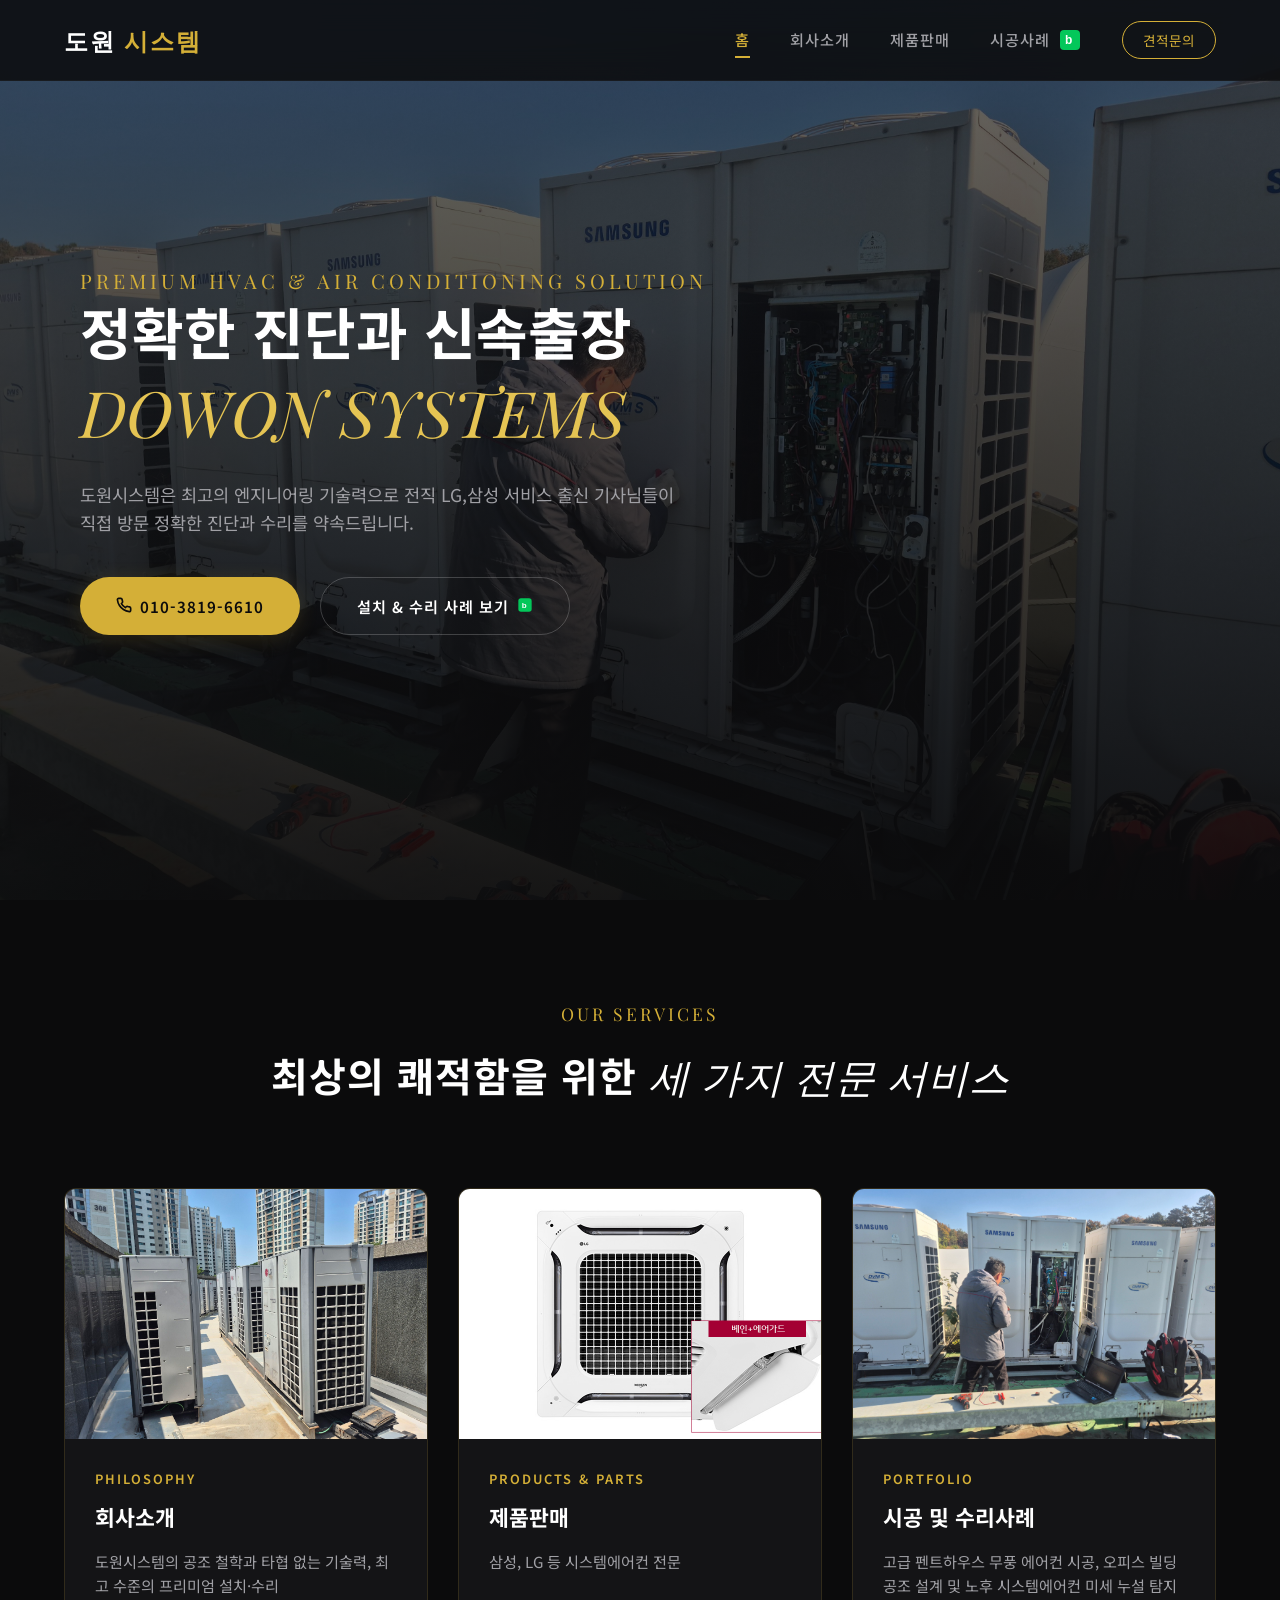
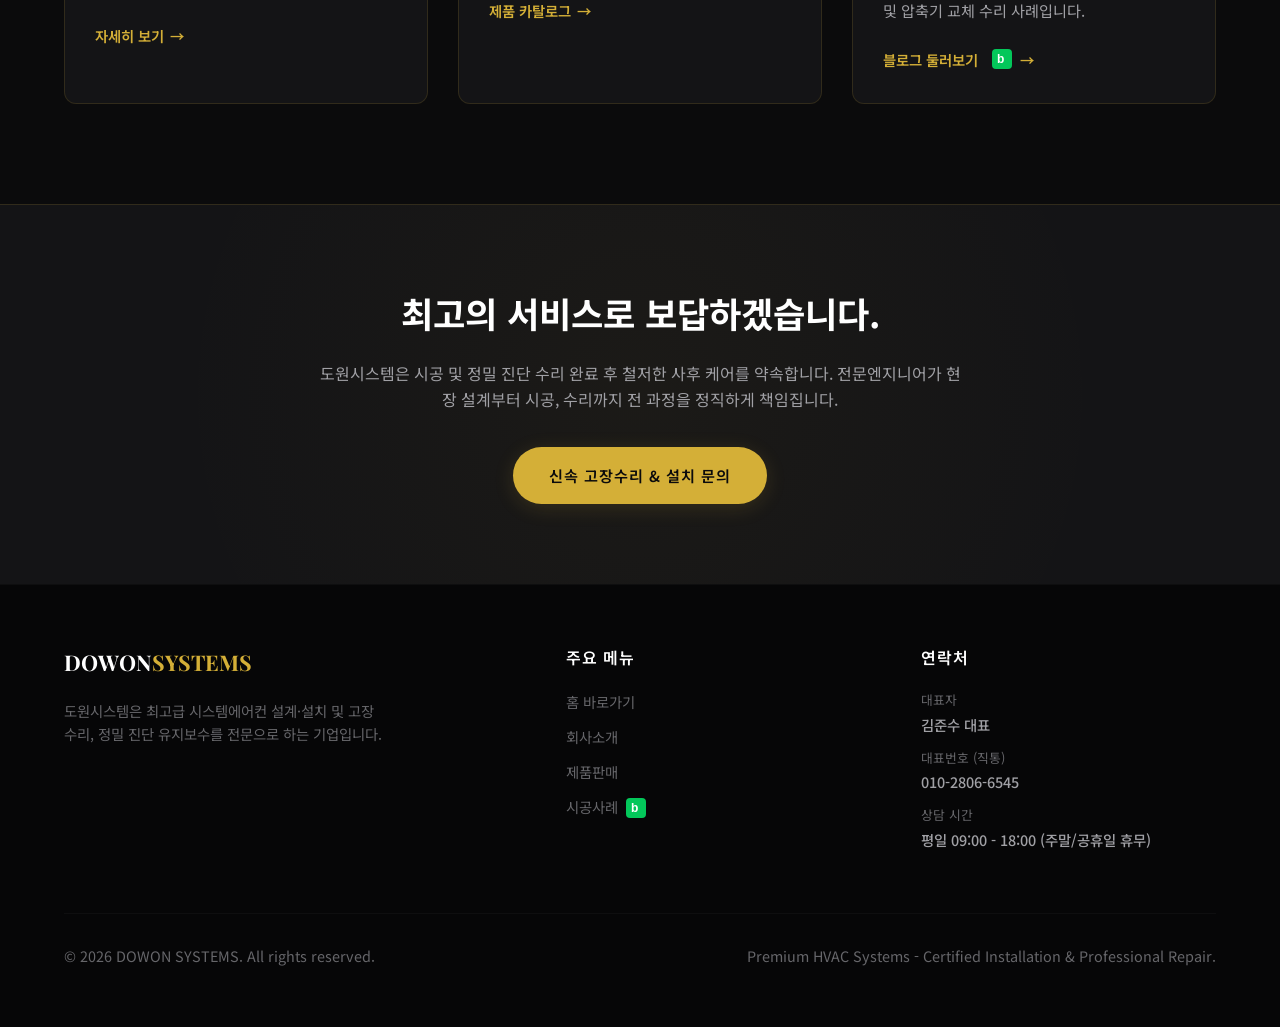
<file: index.html>
<!DOCTYPE html>
<html lang="ko">
<head>
  <meta charset="UTF-8">
  <meta name="viewport" content="width=device-width, initial-scale=1.0">
  <title>도원시스템 | 시스템에어컨 설치 수리 전문</title>
  <meta name="description" content="수도권 신속방문, 정밀 수리, 세척 및 유지보수 전문 도원시스템.">
  <link rel="stylesheet" href="style.css">
</head>
<body>

  <!-- 프리미엄 헤더 영역 -->
  <header>
    <div class="container header-container">
      <a href="index.html" class="logo" id="header_logo">도원<span>시스템</span></a>
      
      <button class="menu-toggle" aria-label="메뉴 열기" id="menu_toggle_btn">
        <span></span>
        <span></span>
        <span></span>
      </button>

      <ul class="nav-menu">
        <li><a href="index.html" class="nav-link active" id="nav_home">홈</a></li>
        <li><a href="about.html" class="nav-link" id="nav_about">회사소개</a></li>
        <li><a href="products.html" class="nav-link" id="nav_products">제품판매</a></li>
        <li><a href="https://blog.naver.com/junyplz" target="_blank" class="nav-link" id="nav_cases">시공사례<svg viewBox="0 0 24 24" width="24" height="24" style="fill: #03C75A; vertical-align: middle; margin-left: 8px; display: inline-block; position: relative; top: -1px;"><rect x="2" y="2" width="20" height="20" rx="4" fill="#03C75A"/><text x="7" y="16" font-family="'Arial', sans-serif" font-weight="bold" font-size="12" fill="#FFFFFF">b</text></svg></a></li>
        <li><a href="about.html#contact" class="contact-btn-nav" id="nav_contact">견적문의</a></li>
      </ul>
    </div>
  </header>

  <!-- 메인 히어로 섹션 -->
  <section class="hero">
    <div class="hero-bg-wrapper">
      <img src="images/히어로.JPG" alt="도원시스템 프리미엄 수리,설치 서비스" class="hero-bg">
    </div>
    <div class="container">
      <div class="hero-content">
        <span class="hero-subtitle">Premium HVAC & Air Conditioning Solution</span>
        <h1 class="hero-title">
          정확한 진단과 신속출장 
          <span>DOWON SYSTEMS</span>
        </h1>
        <p class="hero-desc">
          도원시스템은 최고의 엔지니어링 기술력으로 전직 LG,삼성 서비스 출신 기사님들이 직접 방문 정확한 진단과 수리를 약속드립니다.
        </p>
        <div class="hero-actions">
          <a href="tel:010-3819-6610" class="btn btn-primary" id="hero_btn_products"><svg viewBox="0 0 24 24" width="16" height="16" fill="none" stroke="currentColor" stroke-width="2.5" stroke-linecap="round" stroke-linejoin="round" style="vertical-align: middle; margin-right: 8px; display: inline-block; position: relative; top: -1px;"><path d="M22 16.92v3a2 2 0 0 1-2.18 2 19.79 19.79 0 0 1-8.63-3.07 19.5 19.5 0 0 1-6-6 19.79 19.79 0 0 1-3.07-8.67A2 2 0 0 1 4.11 2h3a2 2 0 0 1 2 1.72 12.84 12.84 0 0 0 .7 2.81 2 2 0 0 1-.45 2.11L8.09 9.91a16 16 0 0 0 6 6l1.27-1.27a2 2 0 0 1 2.11-.45 12.84 12.84 0 0 0 2.81.7A2 2 0 0 1 22 16.92z"/></svg><span class="hero-btn-text">010-3819-6610</span></a>
          <a href="https://blog.naver.com/junyplz" target="_blank" class="btn btn-outline" id="hero_btn_cases"><span class="hero-btn-text">설치 &amp; 수리 사례 보기</span><svg viewBox="0 0 24 24" width="16" height="16" style="fill: #03C75A; vertical-align: middle; margin-left: 8px; display: inline-block; position: relative; top: -1px;"><rect x="2" y="2" width="20" height="20" rx="4" fill="#03C75A"></rect><text x="7" y="16" font-family="'Arial', sans-serif" font-weight="bold" font-size="12" fill="#FFFFFF">b</text></svg></a>
        </div>
      </div>
      <div class="hero-contact-box">
        <span class="contact-box-title">신속출장 &amp; 무료상담 문의</span>
        <div class="hero-phone-numbers">
          <a href="tel:010-3819-6610" class="hero-phone-item">
            <div class="phone-item-inner">
              <div class="phone-icon-box">
                <svg viewBox="0 0 24 24" width="20" height="20" fill="none" stroke="currentColor" stroke-width="2" stroke-linecap="round" stroke-linejoin="round" class="phone-svg"><path d="M22 16.92v3a2 2 0 0 1-2.18 2 19.79 19.79 0 0 1-8.63-3.07 19.5 19.5 0 0 1-6-6 19.79 19.79 0 0 1-3.07-8.67A2 2 0 0 1 4.11 2h3a2 2 0 0 1 2 1.72 12.84 12.84 0 0 0 .7 2.81 2 2 0 0 1-.45 2.11L8.09 9.91a16 16 0 0 0 6 6l1.27-1.27a2 2 0 0 1 2.11-.45 12.84 12.84 0 0 0 2.81.7A2 2 0 0 1 22 16.92z"/></svg>
              </div>
              <div class="phone-text-box">
                <span class="phone-label">대표번호 1</span>
                <span class="phone-number">010-3819-6610</span>
              </div>
            </div>
          </a>
          <a href="tel:010-2806-6545" class="hero-phone-item">
            <div class="phone-item-inner">
              <div class="phone-icon-box">
                <svg viewBox="0 0 24 24" width="20" height="20" fill="none" stroke="currentColor" stroke-width="2" stroke-linecap="round" stroke-linejoin="round" class="phone-svg"><path d="M22 16.92v3a2 2 0 0 1-2.18 2 19.79 19.79 0 0 1-8.63-3.07 19.5 19.5 0 0 1-6-6 19.79 19.79 0 0 1-3.07-8.67A2 2 0 0 1 4.11 2h3a2 2 0 0 1 2 1.72 12.84 12.84 0 0 0 .7 2.81 2 2 0 0 1-.45 2.11L8.09 9.91a16 16 0 0 0 6 6l1.27-1.27a2 2 0 0 1 2.11-.45 12.84 12.84 0 0 0 2.81.7A2 2 0 0 1 22 16.92z"/></svg>
              </div>
              <div class="phone-text-box">
                <span class="phone-label">대표번호 2</span>
                <span class="phone-number">010-2806-6545</span>
              </div>
            </div>
          </a>
        </div>
      </div>
    </div>
  </section>

  <!-- 핵심 가치 및 쇼케이스 허브 섹션 -->
  <section class="section-padding">
    <div class="container">
      <div class="section-header fade-in">
        <span class="section-subtitle">Our Services</span>
        <h2 class="section-title">최상의 쾌적함을 위한 <span>세 가지 전문 서비스</span></h2>
      </div>

      <div class="showcase-grid">
        
        <!-- 카드 1: 회사소개 이동 -->
        <div class="showcase-card fade-in">
          <div class="showcase-img-box">
            <img src="images/회사소개.jpeg" alt="도원시스템 소개 대표 이미지" class="showcase-img">
          </div>
          <div class="showcase-info">
            <span class="showcase-tag">Philosophy</span>
            <h3 class="showcase-h3">회사소개</h3>
            <p class="showcase-desc">도원시스템의 공조 철학과 타협 없는 기술력, 최고 수준의 프리미엄 설치·수리</p>
            <a href="about.html" class="showcase-link" id="showcase_link_about">자세히 보기</a>
          </div>
        </div>

        <!-- 카드 2: 제품판매 이동 -->
        <div class="showcase-card fade-in">
          <div class="showcase-img-box">
            <img src="images/lg1.jpg" alt="최신 프리미엄 시스템에어컨 이미지" class="showcase-img">
          </div>
          <div class="showcase-info">
            <span class="showcase-tag">Products &amp; Parts</span>
            <h3 class="showcase-h3">제품판매</h3>
            <p class="showcase-desc">삼성, LG 등 시스템에어컨 전문</p>
            <a href="products.html" class="showcase-link" id="showcase_link_products">제품 카탈로그</a>
          </div>
        </div>

        <!-- 카드 3: 시공사례 이동 -->
        <div class="showcase-card fade-in">
          <div class="showcase-img-box">
            <img src="images/시공사례.JPG" alt="시스템에어컨 시공 완료 사진" class="showcase-img">
          </div>
          <div class="showcase-info">
            <span class="showcase-tag">Portfolio</span>
            <h3 class="showcase-h3">시공 및 수리사례</h3>
            <p class="showcase-desc">고급 펜트하우스 무풍 에어컨 시공, 오피스 빌딩 공조 설계 및 노후 시스템에어컨 미세 누설 탐지 및 압축기 교체 수리 사례입니다.</p>
            <a href="https://blog.naver.com/junyplz" target="_blank" class="showcase-link" id="showcase_link_cases">블로그 둘러보기<svg viewBox="0 0 24 24" width="24" height="24" style="fill: #03C75A; vertical-align: middle; margin-left: 6px; display: inline-block; position: relative; top: -1px;"><rect x="2" y="2" width="20" height="20" rx="4" fill="#03C75A"/><text x="7" y="16" font-family="'Arial', sans-serif" font-weight="bold" font-size="12" fill="#FFFFFF">b</text></svg></a>
          </div>
        </div>

      </div>
    </div>
  </section>

  <!-- 하단 비주얼 CTA 섹션 -->
  <section class="cta-section">
    <div class="container cta-container">
      <h2 class="cta-title">최고의 서비스로 보답하겠습니다.</h2>
      <p class="cta-desc">도원시스템은 시공 및 정밀 진단 수리 완료 후 철저한 사후 케어를 약속합니다. 전문엔지니어가 현장 설계부터 시공, 수리까지 전 과정을 정직하게 책임집니다.</p>
      <a href="about.html#contact" class="btn btn-primary" id="cta_contact_btn">신속 고장수리 &amp; 설치 문의</a>
    </div>
  </section>

  <!-- 프리미엄 푸터 영역 -->
  <footer>
    <div class="container">
      <div class="footer-grid">
        <div>
          <div class="footer-logo">DOWON<span>SYSTEMS</span></div>
          <p class="footer-company-desc">도원시스템은 최고급 시스템에어컨 설계·설치 및 고장 수리, 정밀 진단 유지보수를 전문으로 하는 기업입니다.</p>
        </div>
        <div>
          <h4 class="footer-title">주요 메뉴</h4>
          <ul class="footer-links">
            <li><a href="index.html">홈 바로가기</a></li>
            <li><a href="about.html">회사소개</a></li>
            <li><a href="products.html">제품판매</a></li>
            <li><a href="https://blog.naver.com/junyplz" target="_blank">시공사례<svg viewBox="0 0 24 24" width="24" height="24" style="fill: #03C75A; vertical-align: middle; margin-left: 6px; display: inline-block; position: relative; top: -1px;"><rect x="2" y="2" width="20" height="20" rx="4" fill="#03C75A"/><text x="7" y="16" font-family="'Arial', sans-serif" font-weight="bold" font-size="12" fill="#FFFFFF">b</text></svg></a></li>
          </ul>
        </div>
        <div>
          <h4 class="footer-title">연락처</h4>
          <ul class="footer-info-list">
            <li>
              <span>대표자</span>
              <span>김준수 대표</span>
            </li>
            <li>
              <span>대표번호 (직통)</span>
              <span>010-2806-6545</span>
            </li>
            <li>
              <span>상담 시간</span>
              <span>평일 09:00 - 18:00 (주말/공휴일 휴무)</span>
            </li>
          </ul>
        </div>
      </div>
      <div class="footer-bottom">
        <p>&copy; 2026 DOWON SYSTEMS. All rights reserved.</p>
        <p>Premium HVAC Systems - Certified Installation &amp; Professional Repair.</p>
      </div>
    </div>
  </footer>

  <script>
    // 모바일 네비게이션 토글 제어
    const menuToggle = document.getElementById('menu_toggle_btn');
    const navMenu = document.querySelector('.nav-menu');

    menuToggle.addEventListener('click', () => {
      menuToggle.classList.toggle('active');
      navMenu.classList.toggle('active');
    });

    // 스크롤 시 헤더 디자인 변경 효과
    window.addEventListener('scroll', () => {
      const header = document.querySelector('header');
      if (window.scrollY > 50) {
        header.style.padding = '5px 0';
        header.style.backgroundColor = 'rgba(6, 6, 7, 0.95)';
      } else {
        header.style.padding = '0';
        header.style.backgroundColor = 'rgba(11, 11, 12, 0.85)';
      }
    });
  </script>
</body>
</html>
</file>
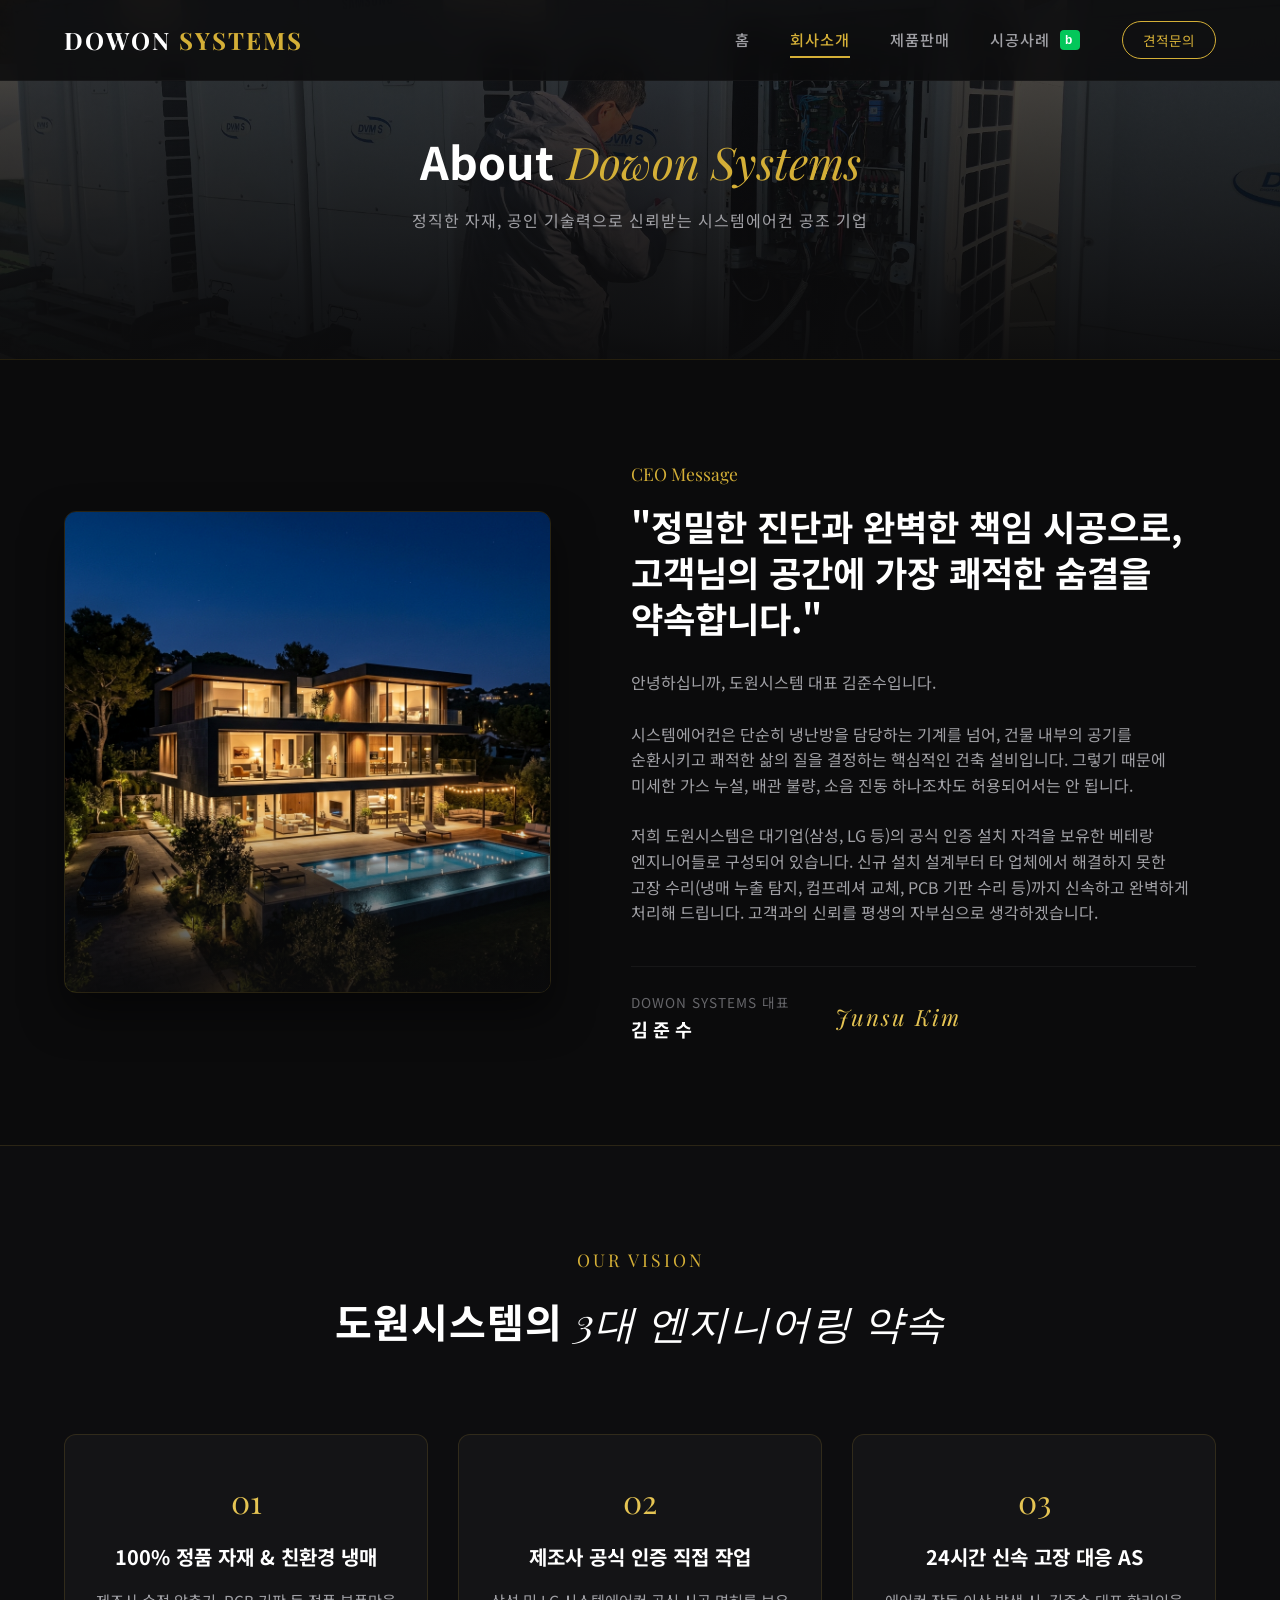
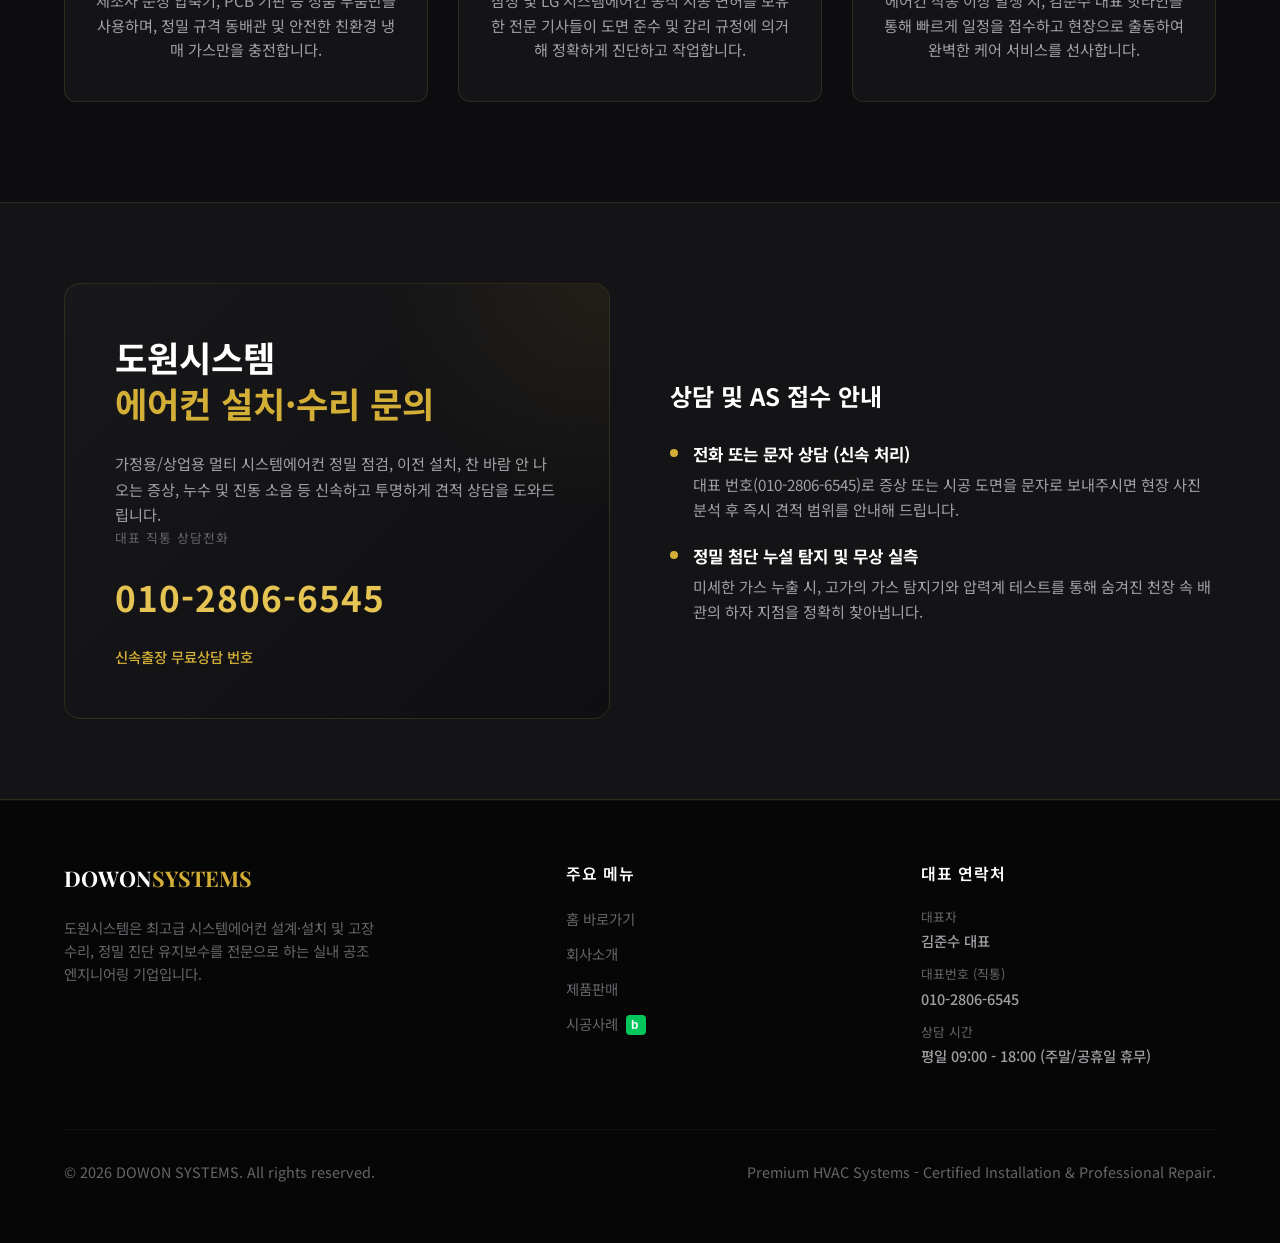
<file: about.html>
<!DOCTYPE html>
<html lang="ko">
<head>
  <meta charset="UTF-8">
  <meta name="viewport" content="width=device-width, initial-scale=1.0">
  <title>회사소개 | 도원시스템</title>
  <meta name="description" content="도원시스템 김준수 대표의 정직한 기술 철학과 완벽을 지향하는 최고급 시스템에어컨 시공·수리 전문 기술을 소개합니다.">
  <link rel="stylesheet" href="style.css">
  <style>
    /* 회사소개 서브페이지 커스텀 스타일 */
    .sub-hero {
      height: 40vh;
      min-height: 300px;
      position: relative;
      display: flex;
      align-items: center;
      background-color: #060607;
      overflow: hidden;
      border-bottom: 1px solid var(--border-color);
    }
    .sub-hero::after {
      content: '';
      position: absolute;
      top: 0;
      left: 0;
      width: 100%;
      height: 100%;
      background: linear-gradient(to bottom, rgba(11, 11, 12, 0.4) 0%, rgba(11, 11, 12, 0.95) 100%);
      z-index: 2;
    }
    .sub-hero-bg {
      position: absolute;
      top: 0;
      left: 0;
      width: 100%;
      height: 100%;
      object-fit: cover;
      opacity: 0.5;
      z-index: 1;
    }
    .sub-hero-content {
      position: relative;
      z-index: 3;
      text-align: center;
      width: 100%;
    }
    .sub-hero-title {
      font-size: 2.8rem;
      font-weight: 700;
      margin-bottom: 10px;
    }
    .sub-hero-title span {
      font-family: var(--font-serif);
      font-weight: 400;
      font-style: italic;
      color: var(--primary);
    }
    .sub-hero-desc {
      color: var(--text-secondary);
      font-size: 1rem;
      letter-spacing: 1px;
    }
    .vision-grid {
      display: grid;
      grid-template-columns: repeat(3, 1fr);
      gap: 30px;
      margin-top: 50px;
    }
    @media (max-width: 768px) {
      .vision-grid {
        grid-template-columns: 1fr;
      }
    }
    .vision-card {
      background-color: var(--bg-surface);
      border: 1px solid var(--border-color);
      padding: 40px 30px;
      border-radius: 12px;
      text-align: center;
      transition: var(--transition-smooth);
    }
    .vision-card:hover {
      border-color: var(--border-hover);
      transform: translateY(-5px);
    }
    .vision-num {
      font-family: var(--font-serif);
      font-size: 2rem;
      color: var(--primary-light);
      display: block;
      margin-bottom: 15px;
    }
    .vision-title {
      font-size: 1.25rem;
      font-weight: 700;
      margin-bottom: 15px;
    }
    .vision-desc {
      color: var(--text-secondary);
      font-size: 0.95rem;
      line-height: 1.6;
    }
    .contact-section {
      background-color: var(--bg-surface);
      border-top: 1px solid var(--border-color);
      border-bottom: 1px solid var(--border-color);
      padding: 80px 0;
    }
    .contact-grid {
      display: grid;
      grid-template-columns: 1fr 1fr;
      gap: 60px;
    }
    @media (max-width: 992px) {
      .contact-grid {
        grid-template-columns: 1fr;
        gap: 40px;
      }
    }
    .contact-card-premium {
      background: linear-gradient(135deg, #18181B 0%, #0F0F11 100%);
      border: 1px solid var(--border-color);
      border-radius: 16px;
      padding: 50px;
      display: flex;
      flex-direction: column;
      justify-content: space-between;
      position: relative;
      overflow: hidden;
    }
    .contact-card-premium::before {
      content: '';
      position: absolute;
      top: -50%;
      right: -50%;
      width: 100%;
      height: 100%;
      background: radial-gradient(circle, rgba(212, 175, 55, 0.08) 0%, transparent 65%);
      pointer-events: none;
    }
    .contact-title-main {
      font-size: 2.2rem;
      font-weight: 700;
      line-height: 1.3;
      margin-bottom: 25px;
    }
    .contact-title-main span {
      color: var(--primary);
    }
    .contact-direct-number {
      font-size: 2.2rem;
      font-weight: 700;
      color: var(--primary-light);
      margin: 20px 0;
      letter-spacing: 1px;
    }
    .contact-direct-number a {
      transition: var(--transition-fast);
    }
    .contact-direct-number a:hover {
      color: var(--text-primary);
    }
  </style>
</head>
<body>

  <!-- 프리미엄 헤더 영역 -->
  <header>
    <div class="container header-container">
      <a href="index.html" class="logo" id="header_logo">DOWON<span>SYSTEMS</span></a>
      
      <button class="menu-toggle" aria-label="메뉴 열기" id="menu_toggle_btn">
        <span></span>
        <span></span>
        <span></span>
      </button>

      <ul class="nav-menu">
        <li><a href="index.html" class="nav-link" id="nav_home">홈</a></li>
        <li><a href="about.html" class="nav-link active" id="nav_about">회사소개</a></li>
        <li><a href="products.html" class="nav-link" id="nav_products">제품판매</a></li>
        <li><a href="https://blog.naver.com/junyplz" target="_blank" class="nav-link" id="nav_cases">시공사례<svg viewBox="0 0 24 24" width="24" height="24" style="fill: #03C75A; vertical-align: middle; margin-left: 8px; display: inline-block; position: relative; top: -1px;"><rect x="2" y="2" width="20" height="20" rx="4" fill="#03C75A"/><text x="7" y="16" font-family="'Arial', sans-serif" font-weight="bold" font-size="12" fill="#FFFFFF">b</text></svg></a></li>
        
        <!-- 
          [메뉴 추가 방법] 
          직접 '제품소개' 및 '시공후기' 메뉴를 홈페이지 상단에 띄우고 싶으실 경우, 
          바로 아래 두 줄의 주석 기호를 삭제(지우기)해 주시면 활성화됩니다.
        -->
        <!-- <li><a href="product-intro.html" class="nav-link" id="nav_prod_intro">제품소개</a></li> -->
        <!-- <li><a href="reviews.html" class="nav-link" id="nav_reviews">시공후기</a></li> -->
        
        <li><a href="about.html#contact" class="contact-btn-nav" id="nav_contact">견적문의</a></li>
      </ul>
    </div>
  </header>

  <!-- 서브 페이지 히어로 섹션 -->
  <section class="sub-hero">
    <!-- 
      [사진 직접 교체 안내]
      - 이미지 파일 경로: C:\Users\도원\.gemini\antigravity\scratch\dowon-systems\images\hero-bg.png
      - 추천 해상도: 1920x600px (3:1 비율)
    -->
    <img src="images/히어로.JPG" alt="도원시스템 소개 히어로 배경" class="sub-hero-bg">
    <div class="sub-hero-content container">
      <h1 class="sub-hero-title">About <span>Dowon Systems</span></h1>
      <p class="sub-hero-desc">정직한 자재, 공인 기술력으로 신뢰받는 시스템에어컨 공조 기업</p>
    </div>
  </section>

  <!-- CEO 메시지 섹션 -->
  <section class="section-padding">
    <div class="container">
      <div class="intro-layout">
        <div class="intro-image-container">
          <!-- 
            [사진 직접 교체 안내]
            - 이미지 파일 경로: C:\Users\도원\.gemini\antigravity\scratch\dowon-systems\images\case-1.png
            - 추천 해상도: 800x1000px (세로형 또는 1:1 비율)
          -->
          <img src="images/case-1.png" alt="김준수 대표 메시지 아트 이미지" class="intro-img">
        </div>
        <div class="intro-text-box">
          <span class="intro-subtitle">CEO Message</span>
          <h2 class="intro-title">
            "정밀한 진단과 완벽한 책임 시공으로,<br>
            고객님의 공간에 가장 쾌적한 숨결을 약속합니다."
          </h2>
          <p class="intro-desc">
            안녕하십니까, 도원시스템 대표 김준수입니다.<br><br>
            시스템에어컨은 단순히 냉난방을 담당하는 기계를 넘어, 건물 내부의 공기를 순환시키고 쾌적한 삶의 질을 결정하는 핵심적인 건축 설비입니다. 그렇기 때문에 미세한 가스 누설, 배관 불량, 소음 진동 하나조차도 허용되어서는 안 됩니다.
          </p>
          <p class="intro-desc">
            저희 도원시스템은 대기업(삼성, LG 등)의 공식 인증 설치 자격을 보유한 베테랑 엔지니어들로 구성되어 있습니다. 신규 설치 설계부터 타 업체에서 해결하지 못한 고장 수리(냉매 누출 탐지, 컴프레셔 교체, PCB 기판 수리 등)까지 신속하고 완벽하게 처리해 드립니다. 고객과의 신뢰를 평생의 자부심으로 생각하겠습니다.
          </p>
          <div class="ceo-badge">
            <div class="ceo-sign-box">
              <span class="ceo-role">DOWON SYSTEMS 대표</span>
              <span class="ceo-name">김 준 수</span>
            </div>
            <span class="ceo-signature">Junsu Kim</span>
          </div>
        </div>
      </div>
    </div>
  </section>

  <!-- 기업 비전 섹션 -->
  <section class="section-padding" style="background-color: #0d0d0f; border-top: 1px solid var(--border-color);">
    <div class="container">
      <div class="section-header">
        <span class="section-subtitle">Our Vision</span>
        <h2 class="section-title">도원시스템의 <span>3대 엔지니어링 약속</span></h2>
      </div>

      <div class="vision-grid">
        <div class="vision-card">
          <span class="vision-num">01</span>
          <h3 class="vision-title">100% 정품 자재 & 친환경 냉매</h3>
          <p class="vision-desc">제조사 순정 압축기, PCB 기판 등 정품 부품만을 사용하며, 정밀 규격 동배관 및 안전한 친환경 냉매 가스만을 충전합니다.</p>
        </div>
        <div class="vision-card">
          <span class="vision-num">02</span>
          <h3 class="vision-title">제조사 공식 인증 직접 작업</h3>
          <p class="vision-desc">삼성 및 LG 시스템에어컨 공식 시공 면허를 보유한 전문 기사들이 도면 준수 및 감리 규정에 의거해 정확하게 진단하고 작업합니다.</p>
        </div>
        <div class="vision-card">
          <span class="vision-num">03</span>
          <h3 class="vision-title">24시간 신속 고장 대응 AS</h3>
          <p class="vision-desc">에어컨 작동 이상 발생 시, 김준수 대표 핫라인을 통해 빠르게 일정을 접수하고 현장으로 출동하여 완벽한 케어 서비스를 선사합니다.</p>
        </div>
      </div>
    </div>
  </section>

  <!-- 견적문의 및 연락처 섹션 -->
  <section class="contact-section" id="contact">
    <div class="container">
      <div class="contact-grid">
        <div class="contact-card-premium">
          <div>
            <h2 class="contact-title-main">
              도원시스템<br>
              <span>에어컨 설치·수리 문의</span>
            </h2>
            <p style="color: var(--text-secondary); line-height: 1.7; font-size: 0.95rem;">
              가정용/상업용 멀티 시스템에어컨 정밀 점검, 이전 설치, 찬 바람 안 나오는 증상, 누수 및 진동 소음 등 신속하고 투명하게 견적 상담을 도와드립니다.
            </p>
          </div>
          <div>
            <p style="color: var(--text-muted); font-size: 0.8rem; text-transform: uppercase; letter-spacing: 1px;">대표 직통 상담전화</p>
            <div class="contact-direct-number">
              <a href="tel:010-2806-6545">010-2806-6545</a>
            </div>
            <p style="color: var(--primary); font-size: 0.9rem; font-weight: 500;">
              신속출장 무료상담 번호
            </p>
          </div>
        </div>

        <div style="padding: 20px 0; display: flex; flex-direction: column; justify-content: center;">
          <h3 style="font-size: 1.5rem; font-weight: 700; margin-bottom: 25px;">상담 및 AS 접수 안내</h3>
          <ul style="list-style: none; display: flex; flex-direction: column; gap: 20px;">
            <li style="display: flex; gap: 15px; align-items: flex-start;">
              <div style="width: 8px; height: 8px; border-radius: 50%; background-color: var(--primary); margin-top: 8px; flex-shrink: 0;"></div>
              <div>
                <strong style="display: block; font-size: 1.05rem; margin-bottom: 4px;">전화 또는 문자 상담 (신속 처리)</strong>
                <span style="color: var(--text-secondary); font-size: 0.95rem;">대표 번호(010-2806-6545)로 증상 또는 시공 도면을 문자로 보내주시면 현장 사진 분석 후 즉시 견적 범위를 안내해 드립니다.</span>
              </div>
            </li>
            <li style="display: flex; gap: 15px; align-items: flex-start;">
              <div style="width: 8px; height: 8px; border-radius: 50%; background-color: var(--primary); margin-top: 8px; flex-shrink: 0;"></div>
              <div>
                <strong style="display: block; font-size: 1.05rem; margin-bottom: 4px;">정밀 첨단 누설 탐지 및 무상 실측</strong>
                <span style="color: var(--text-secondary); font-size: 0.95rem;">미세한 가스 누출 시, 고가의 가스 탐지기와 압력계 테스트를 통해 숨겨진 천장 속 배관의 하자 지점을 정확히 찾아냅니다.</span>
              </div>
            </li>
          </ul>
        </div>
      </div>
    </div>
  </section>

  <!-- 프리미엄 푸터 영역 -->
  <footer>
    <div class="container">
      <div class="footer-grid">
        <div>
          <div class="footer-logo">DOWON<span>SYSTEMS</span></div>
          <p class="footer-company-desc">도원시스템은 최고급 시스템에어컨 설계·설치 및 고장 수리, 정밀 진단 유지보수를 전문으로 하는 실내 공조 엔지니어링 기업입니다.</p>
        </div>
        <div>
          <h4 class="footer-title">주요 메뉴</h4>
          <ul class="footer-links">
            <li><a href="index.html">홈 바로가기</a></li>
            <li><a href="about.html">회사소개</a></li>
            <li><a href="products.html">제품판매</a></li>
            <li><a href="https://blog.naver.com/junyplz" target="_blank">시공사례<svg viewBox="0 0 24 24" width="24" height="24" style="fill: #03C75A; vertical-align: middle; margin-left: 6px; display: inline-block; position: relative; top: -1px;"><rect x="2" y="2" width="20" height="20" rx="4" fill="#03C75A"/><text x="7" y="16" font-family="'Arial', sans-serif" font-weight="bold" font-size="12" fill="#FFFFFF">b</text></svg></a></li>
            
            <!-- 
              [하단 푸터 메뉴 추가 방법] 
              푸터 영역에도 '제품소개' 및 '시공후기'를 노출시키려면 아래 두 줄의 주석을 삭제하세요.
            -->
            <!-- <li><a href="product-intro.html">제품소개</a></li> -->
            <!-- <li><a href="reviews.html">시공후기</a></li> -->
          </ul>
        </div>
        <div>
          <h4 class="footer-title">대표 연락처</h4>
          <ul class="footer-info-list">
            <li>
              <span>대표자</span>
              <span>김준수 대표</span>
            </li>
            <li>
              <span>대표번호 (직통)</span>
              <span>010-2806-6545</span>
            </li>
            <li>
              <span>상담 시간</span>
              <span>평일 09:00 - 18:00 (주말/공휴일 휴무)</span>
            </li>
          </ul>
        </div>
      </div>
      <div class="footer-bottom">
        <p>&copy; 2026 DOWON SYSTEMS. All rights reserved.</p>
        <p>Premium HVAC Systems - Certified Installation & Professional Repair.</p>
      </div>
    </div>
  </footer>

  <script>
    // 모바일 네비게이션 토글 제어
    const menuToggle = document.getElementById('menu_toggle_btn');
    const navMenu = document.querySelector('.nav-menu');

    menuToggle.addEventListener('click', () => {
      menuToggle.classList.toggle('active');
      navMenu.classList.toggle('active');
    });

    // 스크롤 시 헤더 디자인 변경 효과
    window.addEventListener('scroll', () => {
      const header = document.querySelector('header');
      if (window.scrollY > 50) {
        header.style.padding = '5px 0';
        header.style.backgroundColor = 'rgba(6, 6, 7, 0.95)';
      } else {
        header.style.padding = '0';
        header.style.backgroundColor = 'rgba(11, 11, 12, 0.85)';
      }
    });


  </script>
</body>
</html>
</file>
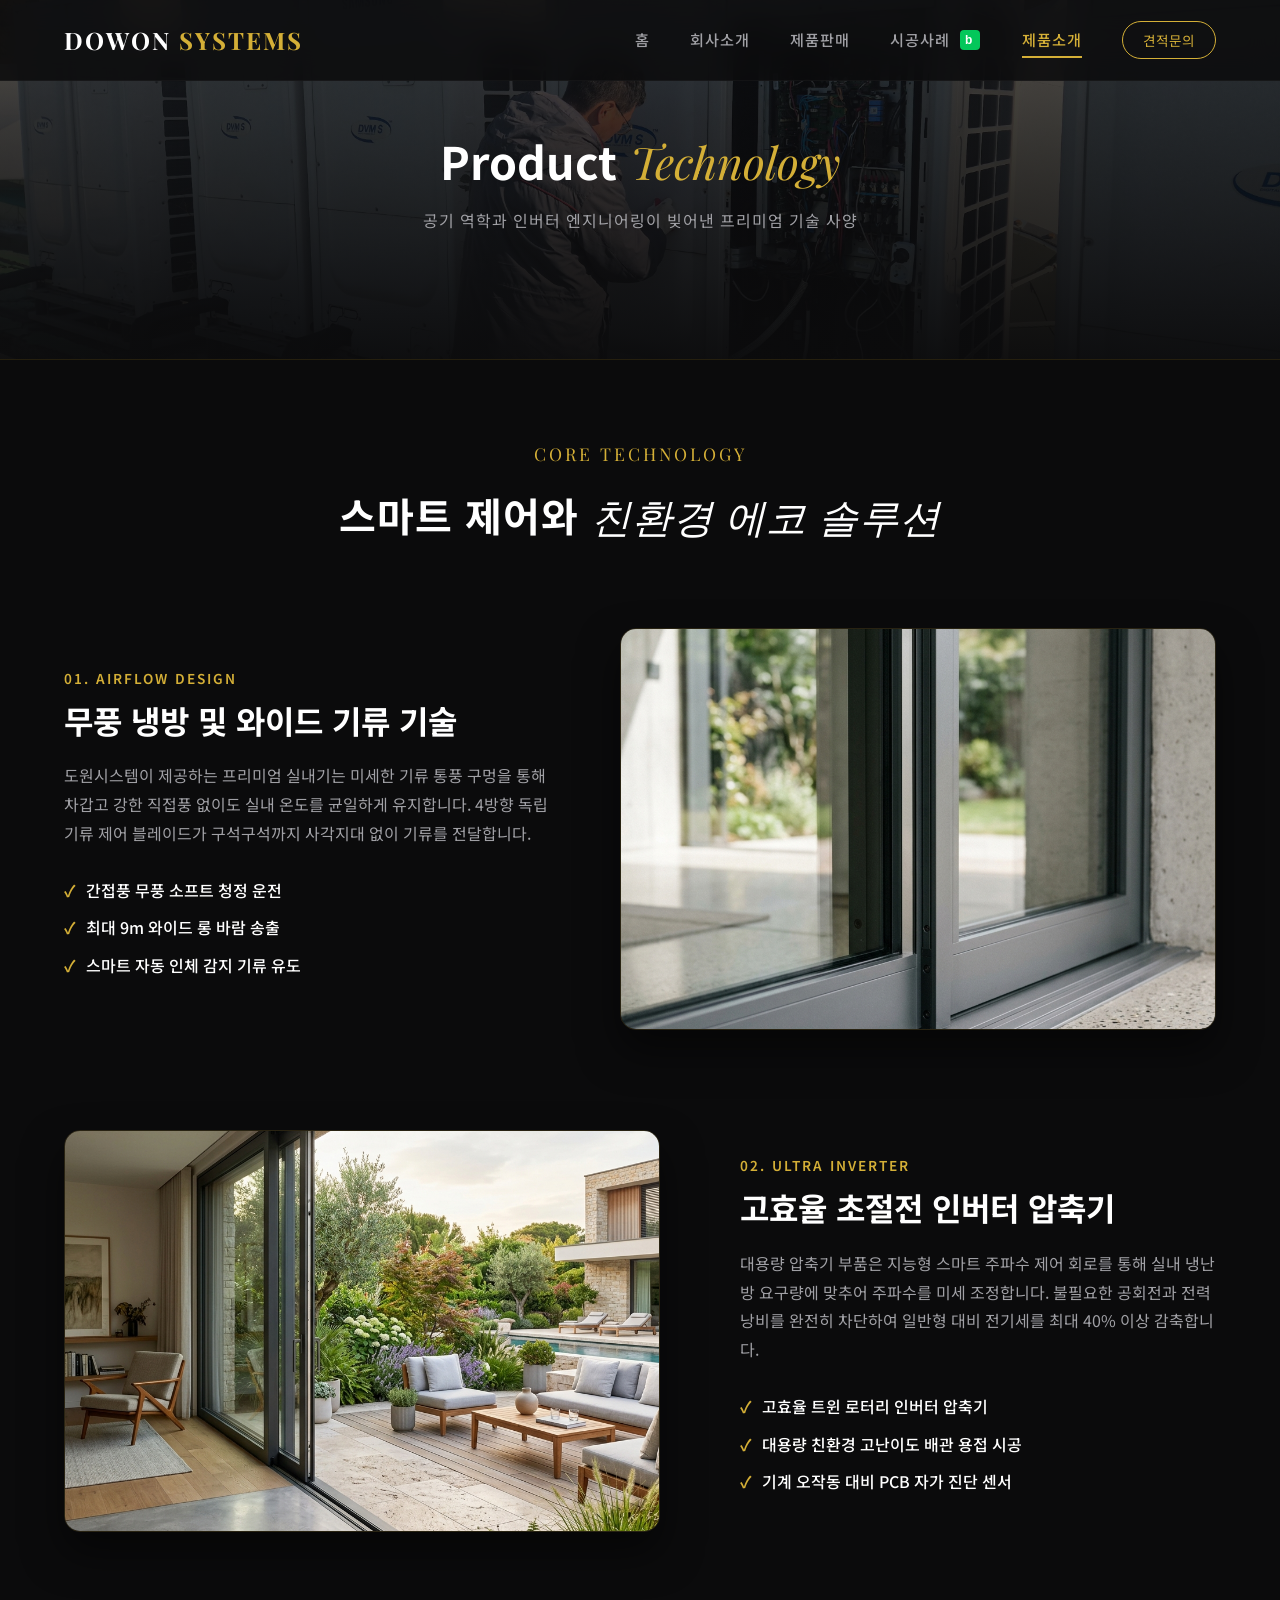
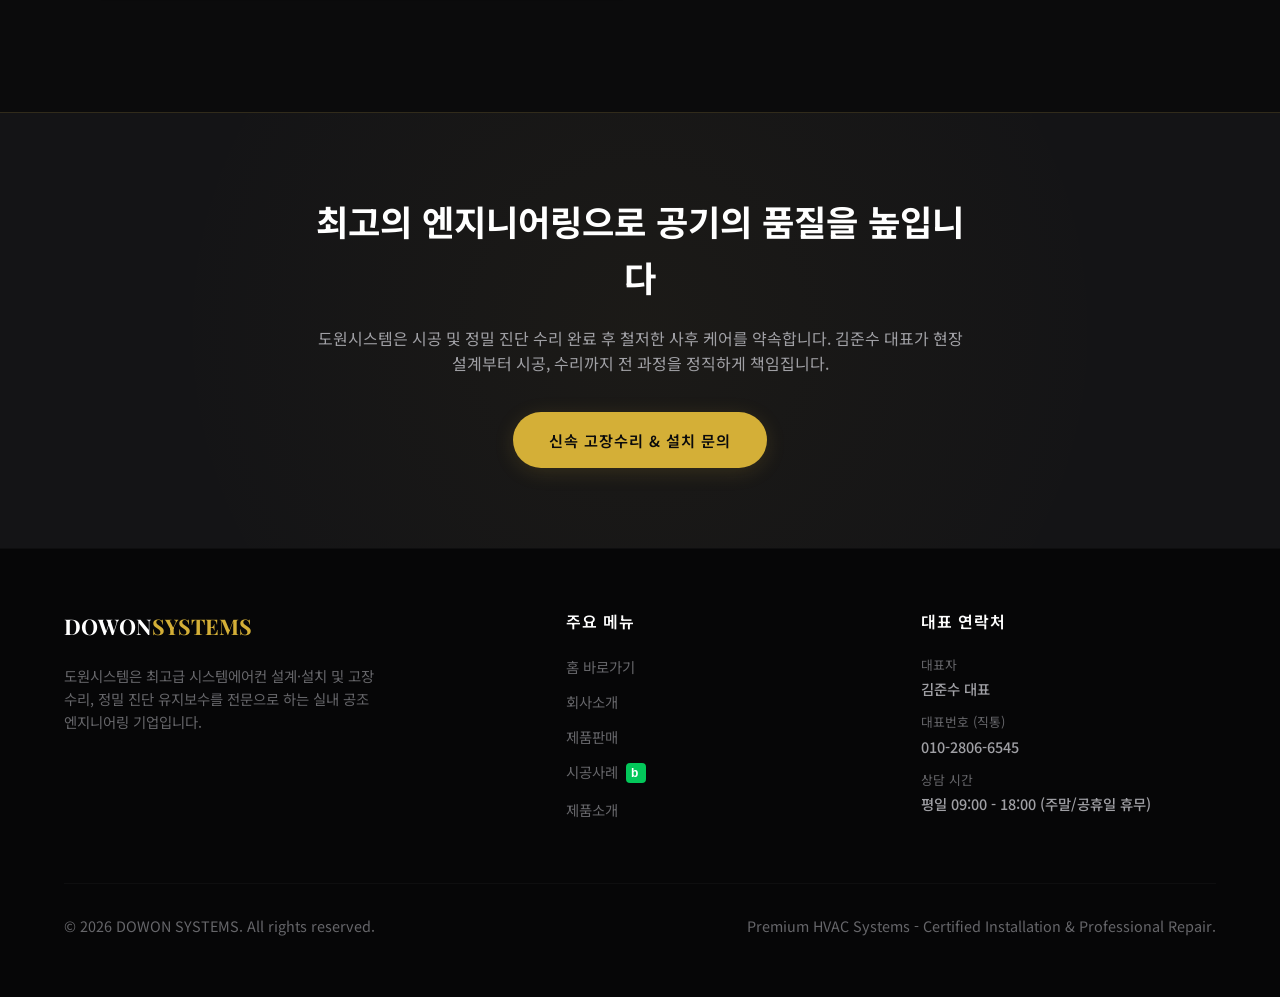
<file: product-intro.html>
<!DOCTYPE html>
<html lang="ko">
<head>
  <meta charset="UTF-8">
  <meta name="viewport" content="width=device-width, initial-scale=1.0">
  <title>제품소개 | 도원시스템</title>
  <meta name="description" content="도원시스템이 선별한 프리미엄 시스템에어컨의 고유한 기술 특장점과 차별화된 성능을 상세히 안내해 드립니다.">
  <link rel="stylesheet" href="style.css">
  <style>
    /* 제품소개 서브페이지 커스텀 스타일 */
    .sub-hero {
      height: 40vh;
      min-height: 300px;
      position: relative;
      display: flex;
      align-items: center;
      background-color: #060607;
      overflow: hidden;
      border-bottom: 1px solid var(--border-color);
    }
    .sub-hero::after {
      content: '';
      position: absolute;
      top: 0;
      left: 0;
      width: 100%;
      height: 100%;
      background: linear-gradient(to bottom, rgba(11, 11, 12, 0.4) 0%, rgba(11, 11, 12, 0.95) 100%);
      z-index: 2;
    }
    .sub-hero-bg {
      position: absolute;
      top: 0;
      left: 0;
      width: 100%;
      height: 100%;
      object-fit: cover;
      opacity: 0.5;
      z-index: 1;
    }
    .sub-hero-content {
      position: relative;
      z-index: 3;
      text-align: center;
      width: 100%;
    }
    .sub-hero-title {
      font-size: 2.8rem;
      font-weight: 700;
      margin-bottom: 10px;
    }
    .sub-hero-title span {
      font-family: var(--font-serif);
      font-weight: 400;
      font-style: italic;
      color: var(--primary);
    }
    .sub-hero-desc {
      color: var(--text-secondary);
      font-size: 1rem;
      letter-spacing: 1px;
    }
    
    /* 상세 정보 바둑판형 레이아웃 */
    .detail-section {
      padding: 80px 0;
    }
    .detail-row {
      display: grid;
      grid-template-columns: 1.2fr 1fr;
      gap: 60px;
      align-items: center;
      margin-bottom: 100px;
    }
    .detail-row:nth-child(even) {
      grid-template-columns: 1fr 1.2fr;
    }
    @media (max-width: 992px) {
      .detail-row, .detail-row:nth-child(even) {
        grid-template-columns: 1fr;
        gap: 40px;
        margin-bottom: 60px;
      }
    }
    .detail-img-box {
      border: 1px solid var(--border-color);
      border-radius: 16px;
      overflow: hidden;
      box-shadow: var(--shadow-premium);
      position: relative;
    }
    .detail-img {
      width: 100%;
      height: 400px;
      object-fit: cover;
      transition: var(--transition-smooth);
    }
    .detail-img-box:hover .detail-img {
      transform: scale(1.04);
    }
    .detail-text {
      padding: 20px 0;
    }
    .detail-tag {
      color: var(--primary);
      font-weight: 600;
      letter-spacing: 2px;
      text-transform: uppercase;
      font-size: 0.85rem;
      display: block;
      margin-bottom: 10px;
    }
    .detail-title {
      font-size: 2rem;
      font-weight: 700;
      margin-bottom: 20px;
      line-height: 1.3;
    }
    .detail-desc {
      color: var(--text-secondary);
      font-size: 1rem;
      line-height: 1.8;
      margin-bottom: 30px;
    }
    .features-list {
      list-style: none;
    }
    .features-list li {
      margin-bottom: 12px;
      display: flex;
      align-items: center;
      gap: 10px;
      color: var(--text-primary);
      font-weight: 500;
    }
    .features-list li::before {
      content: '✓';
      color: var(--primary);
      font-weight: bold;
    }
  </style>
</head>
<body>

  <!-- 프리미엄 헤더 영역 -->
  <header>
    <div class="container header-container">
      <a href="index.html" class="logo" id="header_logo">DOWON<span>SYSTEMS</span></a>
      
      <button class="menu-toggle" aria-label="메뉴 열기" id="menu_toggle_btn">
        <span></span>
        <span></span>
        <span></span>
      </button>

      <ul class="nav-menu">
        <li><a href="index.html" class="nav-link" id="nav_home">홈</a></li>
        <li><a href="about.html" class="nav-link" id="nav_about">회사소개</a></li>
        <li><a href="products.html" class="nav-link" id="nav_products">제품판매</a></li>
        <li><a href="https://blog.naver.com/junyplz" target="_blank" class="nav-link" id="nav_cases">시공사례<svg viewBox="0 0 24 24" width="24" height="24" style="fill: #03C75A; vertical-align: middle; margin-left: 8px; display: inline-block; position: relative; top: -1px;"><rect x="2" y="2" width="20" height="20" rx="4" fill="#03C75A"/><text x="7" y="16" font-family="'Arial', sans-serif" font-weight="bold" font-size="12" fill="#FFFFFF">b</text></svg></a></li>
        
        <!-- 
          [활성화된 메뉴] 
          제품소개 페이지로 정상 연동되도록 주석을 해제한 상태입니다. 
        -->
        <li><a href="product-intro.html" class="nav-link active" id="nav_prod_intro">제품소개</a></li>
        <!-- <li><a href="reviews.html" class="nav-link" id="nav_reviews">시공후기</a></li> -->
        
        <li><a href="about.html#contact" class="contact-btn-nav" id="nav_contact">견적문의</a></li>
      </ul>
    </div>
  </header>

  <!-- 서브 페이지 히어로 섹션 -->
  <section class="sub-hero">
    <!-- 
      [사진 직접 교체 안내]
      - 이미지 파일 경로: C:\Users\도원\.gemini\antigravity\scratch\dowon-systems\images\hero-bg.png
      - 추천 해상도: 1920x600px (3:1 비율)
    -->
    <img src="images/히어로.JPG" alt="도원시스템 제품소개 히어로 배경" class="sub-hero-bg">
    <div class="sub-hero-content container">
      <h1 class="sub-hero-title">Product <span>Technology</span></h1>
      <p class="sub-hero-desc">공기 역학과 인버터 엔지니어링이 빚어낸 프리미엄 기술 사양</p>
    </div>
  </section>

  <!-- 상세 제품 소개 영역 -->
  <section class="detail-section">
    <div class="container">
      <div class="section-header">
        <span class="section-subtitle">Core Technology</span>
        <h2 class="section-title">스마트 제어와 <span>친환경 에코 솔루션</span></h2>
      </div>

      <!-- 첫 번째 상세 분석 행 -->
      <div class="detail-row">
        <div class="detail-text">
          <span class="detail-tag">01. AirFlow Design</span>
          <h3 class="detail-title">무풍 냉방 및 와이드 기류 기술</h3>
          <p class="detail-desc">
            도원시스템이 제공하는 프리미엄 실내기는 미세한 기류 통풍 구멍을 통해 차갑고 강한 직접풍 없이도 실내 온도를 균일하게 유지합니다. 4방향 독립 기류 제어 블레이드가 구석구석까지 사각지대 없이 기류를 전달합니다.
          </p>
          <ul class="features-list">
            <li>간접풍 무풍 소프트 청정 운전</li>
            <li>최대 9m 와이드 롱 바람 송출</li>
            <li>스마트 자동 인체 감지 기류 유도</li>
          </ul>
        </div>
        <div class="detail-img-box">
          <!-- 
            [사진 직접 교체 안내]
            - 이미지 파일 경로: C:\Users\도원\.gemini\antigravity\scratch\dowon-systems\images\product-1.png (또는 전 전용 상세 이미지 제작 후 덮어쓰기)
            - 추천 해상도: 800x600px (4:3 비율)
          -->
          <img src="images/product-1.png" alt="무풍 기류 시스템에어컨 상세 이미지" class="detail-img">
        </div>
      </div>

      <!-- 두 번째 상세 분석 행 -->
      <div class="detail-row">
        <div class="detail-img-box">
          <!-- 
            [사진 직접 교체 안내]
            - 이미지 파일 경로: C:\Users\도원\.gemini\antigravity\scratch\dowon-systems\images\product-2.png
            - 추천 해상도: 800x600px (4:3 비율)
          -->
          <img src="images/product-2.png" alt="인버터 압축기 기술 상세 이미지" class="detail-img">
        </div>
        <div class="detail-text" style="padding-left: 20px;">
          <span class="detail-tag">02. Ultra Inverter</span>
          <h3 class="detail-title">고효율 초절전 인버터 압축기</h3>
          <p class="detail-desc">
            대용량 압축기 부품은 지능형 스마트 주파수 제어 회로를 통해 실내 냉난방 요구량에 맞추어 주파수를 미세 조정합니다. 불필요한 공회전과 전력 낭비를 완전히 차단하여 일반형 대비 전기세를 최대 40% 이상 감축합니다.
          </p>
          <ul class="features-list">
            <li>고효율 트윈 로터리 인버터 압축기</li>
            <li>대용량 친환경 고난이도 배관 용접 시공</li>
            <li>기계 오작동 대비 PCB 자가 진단 센서</li>
          </ul>
        </div>
      </div>

    </div>
  </section>

  <!-- 하단 비주얼 CTA 섹션 -->
  <section class="cta-section">
    <div class="container cta-container">
      <h2 class="cta-title">최고의 엔지니어링으로 공기의 품질을 높입니다</h2>
      <p class="cta-desc">도원시스템은 시공 및 정밀 진단 수리 완료 후 철저한 사후 케어를 약속합니다. 김준수 대표가 현장 설계부터 시공, 수리까지 전 과정을 정직하게 책임집니다.</p>
      <a href="about.html#contact" class="btn btn-primary" id="cta_contact_btn">신속 고장수리 & 설치 문의</a>
    </div>
  </section>

  <!-- 프리미엄 푸터 영역 -->
  <footer>
    <div class="container">
      <div class="footer-grid">
        <div>
          <div class="footer-logo">DOWON<span>SYSTEMS</span></div>
          <p class="footer-company-desc">도원시스템은 최고급 시스템에어컨 설계·설치 및 고장 수리, 정밀 진단 유지보수를 전문으로 하는 실내 공조 엔지니어링 기업입니다.</p>
        </div>
        <div>
          <h4 class="footer-title">주요 메뉴</h4>
          <ul class="footer-links">
            <li><a href="index.html">홈 바로가기</a></li>
            <li><a href="about.html">회사소개</a></li>
            <li><a href="products.html">제품판매</a></li>
            <li><a href="https://blog.naver.com/junyplz" target="_blank">시공사례<svg viewBox="0 0 24 24" width="24" height="24" style="fill: #03C75A; vertical-align: middle; margin-left: 6px; display: inline-block; position: relative; top: -1px;"><rect x="2" y="2" width="20" height="20" rx="4" fill="#03C75A"/><text x="7" y="16" font-family="'Arial', sans-serif" font-weight="bold" font-size="12" fill="#FFFFFF">b</text></svg></a></li>
            
            <!-- 
              [하단 푸터 메뉴 추가 방법] 
              푸터 영역에도 '제품소개' 및 '시공후기'를 노출시키려면 아래 두 줄의 주석을 삭제하세요.
            -->
            <li><a href="product-intro.html">제품소개</a></li>
            <!-- <li><a href="reviews.html">시공후기</a></li> -->
          </ul>
        </div>
        <div>
          <h4 class="footer-title">대표 연락처</h4>
          <ul class="footer-info-list">
            <li>
              <span>대표자</span>
              <span>김준수 대표</span>
            </li>
            <li>
              <span>대표번호 (직통)</span>
              <span>010-2806-6545</span>
            </li>
            <li>
              <span>상담 시간</span>
              <span>평일 09:00 - 18:00 (주말/공휴일 휴무)</span>
            </li>
          </ul>
        </div>
      </div>
      <div class="footer-bottom">
        <p>&copy; 2026 DOWON SYSTEMS. All rights reserved.</p>
        <p>Premium HVAC Systems - Certified Installation & Professional Repair.</p>
      </div>
    </div>
  </footer>

  <script>
    // 모바일 네비게이션 토글 제어
    const menuToggle = document.getElementById('menu_toggle_btn');
    const navMenu = document.querySelector('.nav-menu');

    menuToggle.addEventListener('click', () => {
      menuToggle.classList.toggle('active');
      navMenu.classList.toggle('active');
    });

    // 스크롤 시 헤더 디자인 변경 효과
    window.addEventListener('scroll', () => {
      const header = document.querySelector('header');
      if (window.scrollY > 50) {
        header.style.padding = '5px 0';
        header.style.backgroundColor = 'rgba(6, 6, 7, 0.95)';
      } else {
        header.style.padding = '0';
        header.style.backgroundColor = 'rgba(11, 11, 12, 0.85)';
      }
    });
  </script>
</body>
</html>
</file>
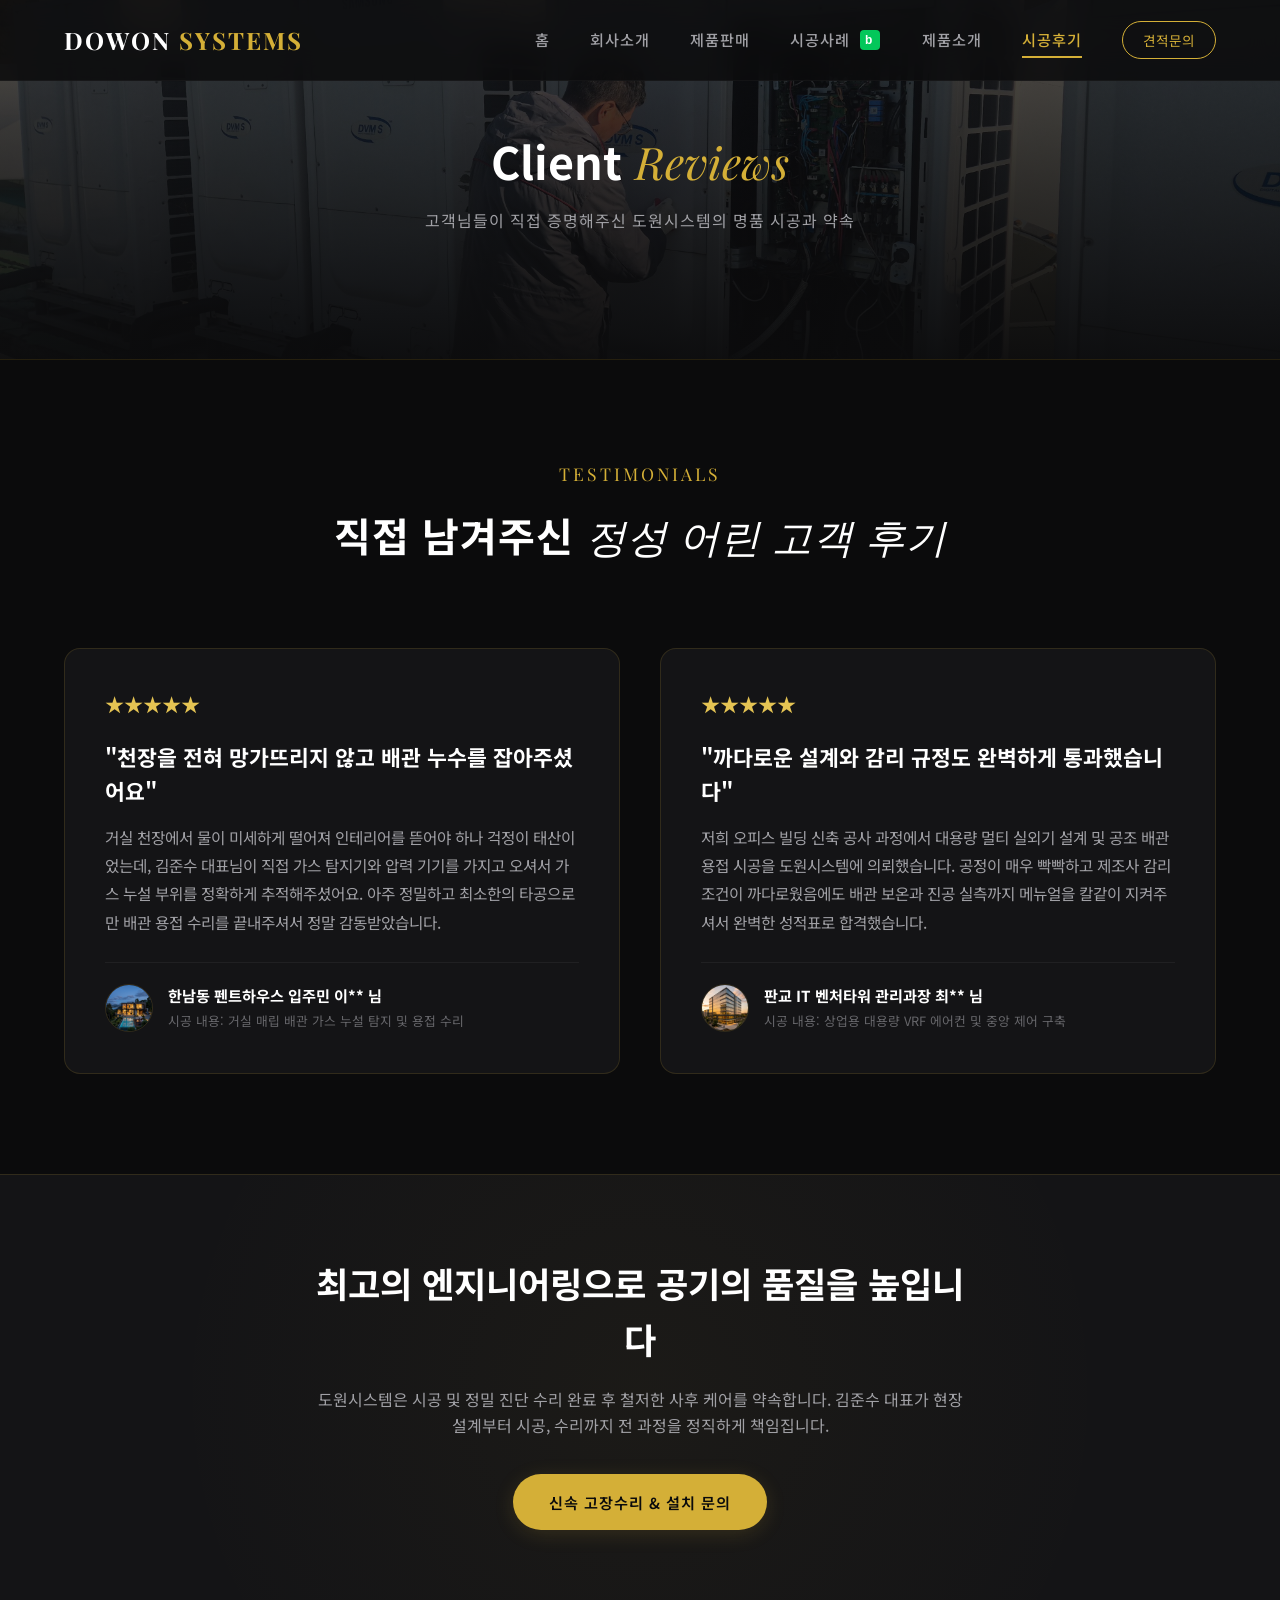
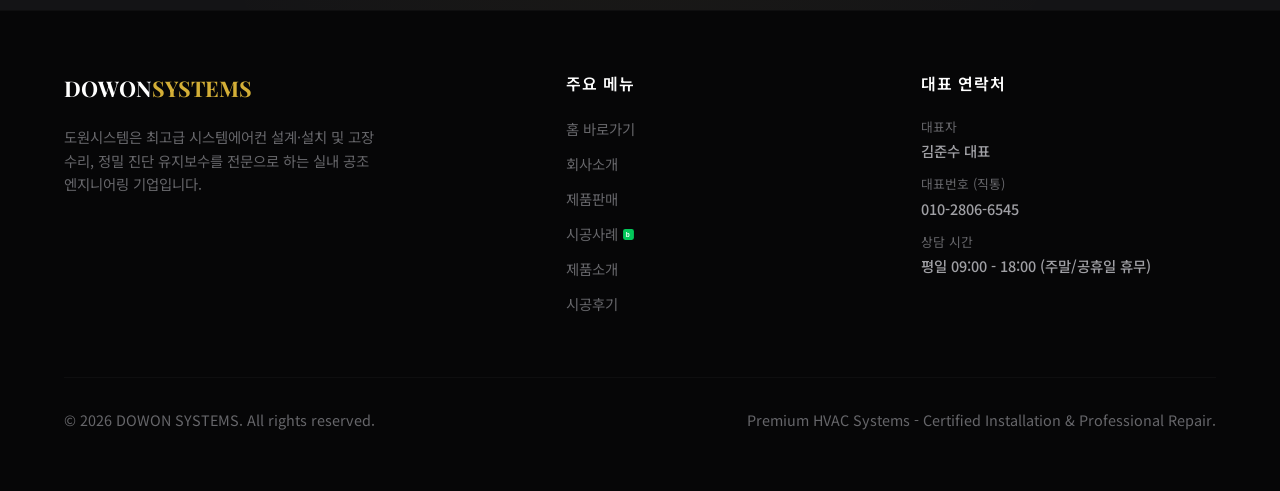
<file: reviews.html>
<!DOCTYPE html>
<html lang="ko">
<head>
  <meta charset="UTF-8">
  <meta name="viewport" content="width=device-width, initial-scale=1.0">
  <title>시공후기 | 도원시스템</title>
  <meta name="description" content="도원시스템의 완벽한 시스템에어컨 시공 및 신속 수리 서비스를 이용하신 실제 고객님들의 고품격 후기를 소개합니다.">
  <link rel="stylesheet" href="style.css">
  <style>
    /* 시공후기 서브페이지 커스텀 스타일 */
    .sub-hero {
      height: 40vh;
      min-height: 300px;
      position: relative;
      display: flex;
      align-items: center;
      background-color: #060607;
      overflow: hidden;
      border-bottom: 1px solid var(--border-color);
    }
    .sub-hero::after {
      content: '';
      position: absolute;
      top: 0;
      left: 0;
      width: 100%;
      height: 100%;
      background: linear-gradient(to bottom, rgba(11, 11, 12, 0.4) 0%, rgba(11, 11, 12, 0.95) 100%);
      z-index: 2;
    }
    .sub-hero-bg {
      position: absolute;
      top: 0;
      left: 0;
      width: 100%;
      height: 100%;
      object-fit: cover;
      opacity: 0.5;
      z-index: 1;
    }
    .sub-hero-content {
      position: relative;
      z-index: 3;
      text-align: center;
      width: 100%;
    }
    .sub-hero-title {
      font-size: 2.8rem;
      font-weight: 700;
      margin-bottom: 10px;
    }
    .sub-hero-title span {
      font-family: var(--font-serif);
      font-weight: 400;
      font-style: italic;
      color: var(--primary);
    }
    .sub-hero-desc {
      color: var(--text-secondary);
      font-size: 1rem;
      letter-spacing: 1px;
    }
    
    /* 리뷰 그리드 레이아웃 */
    .reviews-grid {
      display: grid;
      grid-template-columns: repeat(2, 1fr);
      gap: 40px;
      margin-top: 50px;
    }
    @media (max-width: 768px) {
      .reviews-grid {
        grid-template-columns: 1fr;
        gap: 30px;
      }
    }
    .review-card {
      background-color: var(--bg-surface);
      border: 1px solid var(--border-color);
      border-radius: 16px;
      padding: 40px;
      position: relative;
      transition: var(--transition-smooth);
    }
    .review-card:hover {
      border-color: var(--border-hover);
      transform: translateY(-5px);
      box-shadow: var(--shadow-premium);
    }
    .rating-stars {
      color: var(--primary-light);
      font-size: 1.2rem;
      margin-bottom: 20px;
      display: block;
    }
    .review-title {
      font-size: 1.35rem;
      font-weight: 700;
      margin-bottom: 15px;
      color: var(--text-primary);
    }
    .review-content {
      color: var(--text-secondary);
      font-size: 0.98rem;
      line-height: 1.8;
      margin-bottom: 25px;
    }
    .review-author {
      display: flex;
      align-items: center;
      gap: 15px;
      border-top: 1px solid rgba(255, 255, 255, 0.05);
      padding-top: 20px;
    }
    .author-img-box {
      width: 48px;
      height: 48px;
      border-radius: 50%;
      overflow: hidden;
      border: 1px solid var(--border-color);
    }
    .author-img {
      width: 100%;
      height: 100%;
      object-fit: cover;
    }
    .author-info h4 {
      font-size: 0.95rem;
      font-weight: 700;
      color: var(--text-primary);
    }
    .author-info span {
      font-size: 0.8rem;
      color: var(--text-muted);
    }
  </style>
</head>
<body>

  <!-- 프리미엄 헤더 영역 -->
  <header>
    <div class="container header-container">
      <a href="index.html" class="logo" id="header_logo">DOWON<span>SYSTEMS</span></a>
      
      <button class="menu-toggle" aria-label="메뉴 열기" id="menu_toggle_btn">
        <span></span>
        <span></span>
        <span></span>
      </button>

      <ul class="nav-menu">
        <li><a href="index.html" class="nav-link" id="nav_home">홈</a></li>
        <li><a href="about.html" class="nav-link" id="nav_about">회사소개</a></li>
        <li><a href="products.html" class="nav-link" id="nav_products">제품판매</a></li>
        <li><a href="https://blog.naver.com/junyplz" target="_blank" class="nav-link" id="nav_cases">시공사례<svg viewBox="0 0 24 24" width="24" height="24" style="fill: #03C75A; vertical-align: middle; margin-left: 8px; display: inline-block; position: relative; top: -1px;"><rect x="2" y="2" width="20" height="20" rx="4" fill="#03C75A"/><text x="7" y="16" font-family="'Arial', sans-serif" font-weight="bold" font-size="12" fill="#FFFFFF">b</text></svg></a></li>
        
        <!-- 
          [활성화된 메뉴] 
          제품소개 및 시공후기 링크를 모두 활성화한 예시입니다. 
        -->
        <li><a href="product-intro.html" class="nav-link" id="nav_prod_intro">제품소개</a></li>
        <li><a href="reviews.html" class="nav-link active" id="nav_reviews">시공후기</a></li>
        
        <li><a href="about.html#contact" class="contact-btn-nav" id="nav_contact">견적문의</a></li>
      </ul>
    </div>
  </header>

  <!-- 서브 페이지 히어로 섹션 -->
  <section class="sub-hero">
    <!-- 
      [사진 직접 교체 안내]
      - 이미지 파일 경로: C:\Users\도원\.gemini\antigravity\scratch\dowon-systems\images\hero-bg.png
      - 추천 해상도: 1920x600px (3:1 비율)
    -->
    <img src="images/히어로.JPG" alt="도원시스템 시공후기 히어로 배경" class="sub-hero-bg">
    <div class="sub-hero-content container">
      <h1 class="sub-hero-title">Client <span>Reviews</span></h1>
      <p class="sub-hero-desc">고객님들이 직접 증명해주신 도원시스템의 명품 시공과 약속</p>
    </div>
  </section>

  <!-- 시공후기 그리드 영역 -->
  <section class="section-padding">
    <div class="container">
      <div class="section-header">
        <span class="section-subtitle">Testimonials</span>
        <h2 class="section-title">직접 남겨주신 <span>정성 어린 고객 후기</span></h2>
      </div>

      <div class="reviews-grid">
        
        <!-- 후기 1 -->
        <div class="review-card">
          <span class="rating-stars">★★★★★</span>
          <h3 class="review-title">"천장을 전혀 망가뜨리지 않고 배관 누수를 잡아주셨어요"</h3>
          <p class="review-content">
            거실 천장에서 물이 미세하게 떨어져 인테리어를 뜯어야 하나 걱정이 태산이었는데, 김준수 대표님이 직접 가스 탐지기와 압력 기기를 가지고 오셔서 가스 누설 부위를 정확하게 추적해주셨어요. 아주 정밀하고 최소한의 타공으로만 배관 용접 수리를 끝내주셔서 정말 감동받았습니다.
          </p>
          <div class="review-author">
            <div class="author-img-box">
              <!-- 
                [사진 직접 교체 안내]
                - 이미지 파일 경로: C:\Users\도원\.gemini\antigravity\scratch\dowon-systems\images\case-3.png (또는 아바타 이미지로 교체)
                - 추천 해상도: 150x150px (1:1 정원 비율)
              -->
              <img src="images/case-3.png" alt="리뷰 고객 프로필 사진" class="author-img">
            </div>
            <div class="author-info">
              <h4>한남동 펜트하우스 입주민 이** 님</h4>
              <span>시공 내용: 거실 매립 배관 가스 누설 탐지 및 용접 수리</span>
            </div>
          </div>
        </div>

        <!-- 후기 2 -->
        <div class="review-card">
          <span class="rating-stars">★★★★★</span>
          <h3 class="review-title">"까다로운 설계와 감리 규정도 완벽하게 통과했습니다"</h3>
          <p class="review-content">
            저희 오피스 빌딩 신축 공사 과정에서 대용량 멀티 실외기 설계 및 공조 배관 용접 시공을 도원시스템에 의뢰했습니다. 공정이 매우 빡빡하고 제조사 감리 조건이 까다로웠음에도 배관 보온과 진공 실측까지 메뉴얼을 칼같이 지켜주셔서 완벽한 성적표로 합격했습니다.
          </p>
          <div class="review-author">
            <div class="author-img-box">
              <!-- 
                [사진 직접 교체 안내]
                - 이미지 파일 경로: C:\Users\도원\.gemini\antigravity\scratch\dowon-systems\images\case-2.png
                - 추천 해상도: 150x150px (1:1 정원 비율)
              -->
              <img src="images/case-2.png" alt="리뷰 고객 프로필 사진" class="author-img">
            </div>
            <div class="author-info">
              <h4>판교 IT 벤처타워 관리과장 최** 님</h4>
              <span>시공 내용: 상업용 대용량 VRF 에어컨 및 중앙 제어 구축</span>
            </div>
          </div>
        </div>

      </div>
    </div>
  </section>

  <!-- 하단 비주얼 CTA 섹션 -->
  <section class="cta-section">
    <div class="container cta-container">
      <h2 class="cta-title">최고의 엔지니어링으로 공기의 품질을 높입니다</h2>
      <p class="cta-desc">도원시스템은 시공 및 정밀 진단 수리 완료 후 철저한 사후 케어를 약속합니다. 김준수 대표가 현장 설계부터 시공, 수리까지 전 과정을 정직하게 책임집니다.</p>
      <a href="about.html#contact" class="btn btn-primary" id="cta_contact_btn">신속 고장수리 & 설치 문의</a>
    </div>
  </section>

  <!-- 프리미엄 푸터 영역 -->
  <footer>
    <div class="container">
      <div class="footer-grid">
        <div>
          <div class="footer-logo">DOWON<span>SYSTEMS</span></div>
          <p class="footer-company-desc">도원시스템은 최고급 시스템에어컨 설계·설치 및 고장 수리, 정밀 진단 유지보수를 전문으로 하는 실내 공조 엔지니어링 기업입니다.</p>
        </div>
        <div>
          <h4 class="footer-title">주요 메뉴</h4>
          <ul class="footer-links">
            <li><a href="index.html">홈 바로가기</a></li>
            <li><a href="about.html">회사소개</a></li>
            <li><a href="products.html">제품판매</a></li>
            <li><a href="https://blog.naver.com/junyplz" target="_blank">시공사례<svg viewBox="0 0 24 24" width="13" height="13" style="fill: #03C75A; vertical-align: middle; margin-left: 4px; display: inline-block; position: relative; top: -1px;"><rect x="2" y="2" width="20" height="20" rx="4" fill="#03C75A"/><text x="7" y="16" font-family="'Arial', sans-serif" font-weight="bold" font-size="12" fill="#FFFFFF">b</text></svg></a></li>
            
            <!-- 
              [하단 푸터 메뉴 추가 방법] 
              푸터 영역에도 '제품소개' 및 '시공후기'를 노출시키려면 아래 두 줄의 주석을 삭제하세요.
            -->
            <li><a href="product-intro.html">제품소개</a></li>
            <li><a href="reviews.html">시공후기</a></li>
          </ul>
        </div>
        <div>
          <h4 class="footer-title">대표 연락처</h4>
          <ul class="footer-info-list">
            <li>
              <span>대표자</span>
              <span>김준수 대표</span>
            </li>
            <li>
              <span>대표번호 (직통)</span>
              <span>010-2806-6545</span>
            </li>
            <li>
              <span>상담 시간</span>
              <span>평일 09:00 - 18:00 (주말/공휴일 휴무)</span>
            </li>
          </ul>
        </div>
      </div>
      <div class="footer-bottom">
        <p>&copy; 2026 DOWON SYSTEMS. All rights reserved.</p>
        <p>Premium HVAC Systems - Certified Installation & Professional Repair.</p>
      </div>
    </div>
  </footer>

  <script>
    // 모바일 네비게이션 토글 제어
    const menuToggle = document.getElementById('menu_toggle_btn');
    const navMenu = document.querySelector('.nav-menu');

    menuToggle.addEventListener('click', () => {
      menuToggle.classList.toggle('active');
      navMenu.classList.toggle('active');
    });

    // 스크롤 시 헤더 디자인 변경 효과
    window.addEventListener('scroll', () => {
      const header = document.querySelector('header');
      if (window.scrollY > 50) {
        header.style.padding = '5px 0';
        header.style.backgroundColor = 'rgba(6, 6, 7, 0.95)';
      } else {
        header.style.padding = '0';
        header.style.backgroundColor = 'rgba(11, 11, 12, 0.85)';
      }
    });
  </script>
</body>
</html>
</file>
<file: style.css>
/*
 * Dowon Systems Premium Style Sheet
 * Theme: Luxurious Dark & Champagne Gold
 */

@import url('https://fonts.googleapis.com/css2?family=Noto+Sans+KR:wght@300;400;500;700&family=Playfair+Display:ital,wght@0,400;0,600;0,700;1,400&display=swap');

:root {
  --primary: #D4AF37;       /* Metallic Gold */
  --primary-light: #E5C453; /* Light Gold */
  --primary-dark: #AA841C;  /* Dark Gold */
  --bg-base: #0B0B0C;       /* Velvet Black */
  --bg-surface: #141416;    /* Dark Obsidian Card */
  --bg-surface-hover: #1E1E22;
  --text-primary: #FFFFFF;
  --text-secondary: #A0A0A5;
  --text-muted: #66666A;
  --border-color: rgba(212, 175, 55, 0.15); /* Soft gold border */
  --border-hover: rgba(212, 175, 55, 0.4);
  
  --font-serif: 'Playfair Display', serif;
  --font-sans: 'Noto Sans KR', sans-serif;
  
  --transition-smooth: all 0.5s cubic-bezier(0.16, 1, 0.3, 1);
  --transition-fast: all 0.25s ease;
  
  --shadow-premium: 0 20px 40px rgba(0, 0, 0, 0.5);
  --shadow-gold: 0 4px 20px rgba(212, 175, 55, 0.15);
}

/* Reset & Base Styles */
* {
  margin: 0;
  padding: 0;
  box-sizing: border-box;
  -webkit-font-smoothing: antialiased;
}

html {
  scroll-behavior: smooth;
  font-size: 16px;
  background-color: var(--bg-base);
  color: var(--text-primary);
  font-family: var(--font-sans);
}

body {
  overflow-x: hidden;
  line-height: 1.6;
}

a {
  color: inherit;
  text-decoration: none;
  transition: var(--transition-fast);
}

img {
  max-width: 100%;
  display: block;
}

/* Scrollbar Style */
::-webkit-scrollbar {
  width: 8px;
}
::-webkit-scrollbar-track {
  background: var(--bg-base);
}
::-webkit-scrollbar-thumb {
  background: var(--primary-dark);
  border-radius: 4px;
}
::-webkit-scrollbar-thumb:hover {
  background: var(--primary);
}

/* Common Layout Containers */
.container {
  width: 100%;
  max-width: 1200px;
  margin: 0 auto;
  padding: 0 24px;
}

.section-padding {
  padding: 100px 0;
}

@media (max-width: 768px) {
  .section-padding {
    padding: 60px 0;
  }
}

/* Header & Navigation */
header {
  position: fixed;
  top: 0;
  left: 0;
  width: 100%;
  z-index: 1000;
  background-color: rgba(11, 11, 12, 0.85);
  backdrop-filter: blur(15px);
  -webkit-backdrop-filter: blur(15px);
  border-bottom: 1px solid rgba(255, 255, 255, 0.03);
  transition: var(--transition-smooth);
}

.header-container {
  display: flex;
  justify-content: space-between;
  align-items: center;
  height: 80px;
}

.logo {
  font-family: var(--font-serif);
  font-size: 1.5rem;
  font-weight: 700;
  letter-spacing: 2px;
  color: var(--text-primary);
  display: flex;
  align-items: center;
  gap: 8px;
}

.logo span {
  color: var(--primary);
}

.nav-menu {
  display: flex;
  list-style: none;
  gap: 40px;
}

.nav-link {
  font-size: 0.95rem;
  font-weight: 500;
  letter-spacing: 1px;
  color: var(--text-secondary);
  position: relative;
  padding: 8px 0;
}

.nav-link::after {
  content: '';
  position: absolute;
  bottom: 0;
  left: 0;
  width: 0;
  height: 1.5px;
  background-color: var(--primary);
  transition: var(--transition-smooth);
}

.nav-link:hover,
.nav-link.active {
  color: var(--primary);
}

.nav-link:hover::after,
.nav-link.active::after {
  width: 100%;
}

.contact-btn-nav {
  border: 1px solid var(--primary);
  padding: 8px 20px;
  border-radius: 20px;
  font-size: 0.85rem;
  color: var(--primary);
  transition: var(--transition-smooth);
}

.contact-btn-nav:hover {
  background-color: var(--primary);
  color: var(--bg-base);
  box-shadow: var(--shadow-gold);
}

/* Mobile Nav Toggle */
.menu-toggle {
  display: none;
  flex-direction: column;
  gap: 6px;
  background: none;
  border: none;
  cursor: pointer;
  z-index: 1001;
}

.menu-toggle span {
  width: 25px;
  height: 2px;
  background-color: var(--text-primary);
  transition: var(--transition-fast);
}

@media (max-width: 768px) {
  .nav-menu {
    position: fixed;
    top: 80px;
    right: -100%;
    width: 100%;
    height: calc(100vh - 80px);
    background-color: var(--bg-base);
    flex-direction: column;
    align-items: center;
    justify-content: center;
    gap: 30px;
    transition: var(--transition-smooth);
    border-top: 1px solid rgba(255, 255, 255, 0.05);
  }
  
  .nav-menu.active {
    right: 0;
  }
  
  .menu-toggle {
    display: flex;
  }
  
  .menu-toggle.active span:nth-child(1) {
    transform: translateY(8px) rotate(45deg);
  }
  
  .menu-toggle.active span:nth-child(2) {
    opacity: 0;
  }
  
  .menu-toggle.active span:nth-child(3) {
    transform: translateY(-8px) rotate(-45deg);
  }
}

/* Hero Section */
.hero {
  position: relative;
  height: 100vh;
  min-height: 600px;
  display: flex;
  align-items: center;
  background-color: var(--bg-base);
  overflow: hidden;
}

@media (min-width: 1024px) {
  .hero .container {
    max-width: 100%;
    margin-left: 0;
    padding-left: 80px;
    padding-right: 80px;
    display: flex;
    justify-content: space-between;
    align-items: center;
    gap: 60px;
  }
  .hero-content {
    max-width: 60%;
  }
  .hero-contact-box {
    display: block;
    width: 380px;
    flex-shrink: 0;
  }
}

@media (max-width: 1023px) {
  .hero {
    height: auto;
    min-height: 100vh;
    padding-top: 130px;
    padding-bottom: 70px;
    display: flex;
    align-items: center;
  }
  .hero .container {
    display: flex;
    flex-direction: column;
    align-items: flex-start;
    gap: 40px;
  }
  .hero-content {
    max-width: 100%;
  }
  .hero-contact-box {
    width: 100%;
    max-width: 450px;
  }
}

.hero-bg-wrapper {
  position: absolute;
  top: 0;
  left: 0;
  width: 100%;
  height: 100%;
  z-index: 1;
}

.hero-bg-wrapper::after {
  content: '';
  position: absolute;
  top: 0;
  left: 0;
  width: 100%;
  height: 100%;
  background: linear-gradient(to bottom, rgba(11, 11, 12, 0.6) 0%, rgba(11, 11, 12, 0.95) 100%);
  z-index: 2;
}

.hero-bg {
  width: 100%;
  height: 100%;
  object-fit: cover;
  transform: scale(1.05);
  animation: zoomBg 20s infinite alternate;
}

.hero-content {
  position: relative;
  z-index: 3;
  max-width: 800px;
  opacity: 0;
  transform: translateY(30px);
  animation: fadeInUp 1.2s forwards 0.2s cubic-bezier(0.16, 1, 0.3, 1);
}

.hero-subtitle {
  font-family: var(--font-serif);
  font-size: 1.25rem;
  color: var(--primary);
  letter-spacing: 4px;
  margin-bottom: 20px;
  text-transform: uppercase;
}

.hero-title {
  font-size: 3.5rem;
  line-height: 1.2;
  font-weight: 700;
  margin-bottom: 30px;
  word-break: keep-all;
}

.hero-title span {
  font-family: var(--font-serif);
  font-weight: 400;
  font-style: italic;
  display: block;
  font-size: 4rem;
  color: var(--primary-light);
  margin-top: 10px;
}

.hero-desc {
  font-size: 1.1rem;
  color: var(--text-secondary);
  max-width: 600px;
  margin-bottom: 40px;
  word-break: keep-all;
}

.hero-actions {
  display: flex;
  gap: 20px;
}

/* Buttons */
.btn {
  display: inline-flex;
  align-items: center;
  justify-content: center;
  padding: 16px 36px;
  border-radius: 30px;
  font-size: 0.95rem;
  font-weight: 600;
  letter-spacing: 1px;
  cursor: pointer;
  transition: var(--transition-smooth);
}

.btn-primary {
  background-color: var(--primary);
  color: var(--bg-base);
  box-shadow: var(--shadow-gold);
}

.btn-primary:hover {
  background-color: var(--primary-light);
  transform: translateY(-2px);
  box-shadow: 0 8px 25px rgba(212, 175, 55, 0.3);
}

.btn-outline {
  border: 1px solid rgba(255, 255, 255, 0.2);
  color: var(--text-primary);
  background-color: transparent;
}

.btn-outline:hover {
  border-color: var(--primary);
  color: var(--primary);
  transform: translateY(-2px);
}

@media (max-width: 768px) {
  .hero-title {
    font-size: 2.5rem;
  }
  .hero-title span {
    font-size: 2.8rem;
  }
  .hero-actions {
    flex-direction: column;
    gap: 15px;
    width: 100%;
  }
  .hero-actions .btn {
    width: 100%;
    text-align: center;
  }
}

/* Typography & Section Headers */
.section-header {
  text-align: center;
  margin-bottom: 80px;
}

.section-subtitle {
  font-family: var(--font-serif);
  font-size: 1.1rem;
  color: var(--primary);
  letter-spacing: 3px;
  text-transform: uppercase;
  margin-bottom: 15px;
  display: block;
}

.section-title {
  font-size: 2.5rem;
  font-weight: 700;
  letter-spacing: 1px;
}

.section-title span {
  font-family: var(--font-serif);
  font-weight: 400;
  font-style: italic;
}

/* Feature Showcase Cards (Home Page Overview) */
.showcase-grid {
  display: grid;
  grid-template-columns: repeat(3, 1fr);
  gap: 30px;
}

@media (max-width: 992px) {
  .showcase-grid {
    grid-template-columns: 1fr;
    gap: 40px;
  }
}

.showcase-card {
  background-color: var(--bg-surface);
  border: 1px solid var(--border-color);
  border-radius: 12px;
  overflow: hidden;
  transition: var(--transition-smooth);
  position: relative;
}

.showcase-card:hover {
  border-color: var(--border-hover);
  transform: translateY(-8px);
  box-shadow: var(--shadow-premium);
}

.showcase-img-box {
  width: 100%;
  height: 250px;
  overflow: hidden;
  position: relative;
}

.showcase-img {
  width: 100%;
  height: 100%;
  object-fit: cover;
  transition: var(--transition-smooth);
}

.showcase-card:hover .showcase-img {
  transform: scale(1.08);
}

.showcase-info {
  padding: 30px;
}

.showcase-tag {
  font-size: 0.8rem;
  color: var(--primary);
  font-weight: 600;
  text-transform: uppercase;
  letter-spacing: 2px;
  margin-bottom: 10px;
  display: block;
}

.showcase-h3 {
  font-size: 1.35rem;
  font-weight: 700;
  margin-bottom: 15px;
}

.showcase-desc {
  color: var(--text-secondary);
  font-size: 0.95rem;
  line-height: 1.6;
  margin-bottom: 25px;
}

.showcase-link {
  font-size: 0.9rem;
  font-weight: 600;
  color: var(--primary);
  display: inline-flex;
  align-items: center;
  gap: 6px;
  transition: var(--transition-fast);
}

.showcase-link::after {
  content: ' →';
  transition: var(--transition-fast);
}

.showcase-card:hover .showcase-link::after {
  transform: translateX(4px);
}

/* About / Intro Section Details */
.intro-layout {
  display: grid;
  grid-template-columns: 1fr 1.2fr;
  gap: 80px;
  align-items: center;
}

@media (max-width: 992px) {
  .intro-layout {
    grid-template-columns: 1fr;
    gap: 40px;
  }
}

.intro-image-container {
  position: relative;
  border-radius: 12px;
  overflow: hidden;
  border: 1px solid var(--border-color);
  box-shadow: var(--shadow-premium);
}

.intro-image-container::before {
  content: '';
  position: absolute;
  top: 0;
  left: 0;
  width: 100%;
  height: 100%;
  background: linear-gradient(to bottom, transparent 60%, rgba(11, 11, 12, 0.9) 100%);
  z-index: 2;
}

.intro-img {
  width: 100%;
  height: 480px;
  object-fit: cover;
}

.intro-text-box {
  padding-right: 20px;
}

.intro-subtitle {
  color: var(--primary);
  font-family: var(--font-serif);
  font-size: 1.1rem;
  margin-bottom: 15px;
  display: block;
}

.intro-title {
  font-size: 2.2rem;
  font-weight: 700;
  line-height: 1.3;
  margin-bottom: 30px;
  word-break: keep-all;
}

.intro-desc {
  font-size: 1rem;
  color: var(--text-secondary);
  margin-bottom: 25px;
  word-break: keep-all;
}

.ceo-badge {
  display: flex;
  align-items: center;
  gap: 15px;
  margin-top: 40px;
  padding-top: 25px;
  border-top: 1px solid rgba(255, 255, 255, 0.05);
}

.ceo-sign-box {
  display: flex;
  flex-direction: column;
}

.ceo-role {
  font-size: 0.85rem;
  color: var(--text-muted);
  letter-spacing: 1px;
}

.ceo-name {
  font-size: 1.15rem;
  font-weight: 700;
  color: var(--text-primary);
  margin-top: 2px;
}

.ceo-signature {
  font-family: var(--font-serif);
  font-size: 1.4rem;
  font-style: italic;
  color: var(--primary-light);
  margin-left: 30px;
  letter-spacing: 2px;
}

/* Contact Info Section */
.info-bar {
  background-color: var(--bg-surface);
  border-top: 1px solid var(--border-color);
  border-bottom: 1px solid var(--border-color);
  padding: 40px 0;
  margin-top: 80px;
}

.info-flex {
  display: flex;
  justify-content: space-around;
  flex-wrap: wrap;
  gap: 30px;
}

.info-item {
  display: flex;
  align-items: center;
  gap: 15px;
}

.info-icon {
  width: 48px;
  height: 48px;
  border-radius: 50%;
  background-color: rgba(212, 175, 55, 0.08);
  border: 1px solid var(--border-color);
  display: flex;
  align-items: center;
  justify-content: center;
  color: var(--primary);
  font-size: 1.2rem;
}

.info-content h4 {
  font-size: 0.85rem;
  color: var(--text-muted);
  text-transform: uppercase;
  letter-spacing: 1px;
  margin-bottom: 4px;
}

.info-content p {
  font-size: 1.05rem;
  font-weight: 600;
  color: var(--text-primary);
}

@media (max-width: 768px) {
  .info-flex {
    flex-direction: column;
    align-items: flex-start;
    padding-left: 20px;
  }
}

/* Product & Case Grid Page Modules */
.grid-container {
  display: grid;
  grid-template-columns: repeat(3, 1fr);
  gap: 40px;
}

@media (max-width: 992px) {
  .grid-container {
    grid-template-columns: repeat(2, 1fr);
  }
}

@media (max-width: 768px) {
  .grid-container {
    grid-template-columns: 1fr;
  }
}

.grid-card {
  background-color: var(--bg-surface);
  border: 1px solid var(--border-color);
  border-radius: 12px;
  overflow: hidden;
  transition: var(--transition-smooth);
  display: flex;
  flex-direction: column;
  height: 100%;
}

.grid-card:hover {
  border-color: var(--border-hover);
  transform: translateY(-8px);
  box-shadow: var(--shadow-premium);
}

.grid-card-img-box {
  position: relative;
  height: 300px;
  overflow: hidden;
}

.grid-card-img {
  width: 100%;
  height: 100%;
  object-fit: cover;
  transition: var(--transition-smooth);
}

.grid-card:hover .grid-card-img {
  transform: scale(1.08);
}

.grid-card-body {
  padding: 30px;
  display: flex;
  flex-direction: column;
  flex-grow: 1;
}

.grid-card-title {
  font-size: 1.35rem;
  font-weight: 700;
  margin-bottom: 12px;
}

.grid-card-desc {
  color: var(--text-secondary);
  font-size: 0.95rem;
  line-height: 1.6;
  margin-bottom: 20px;
  flex-grow: 1;
}

.grid-card-specs {
  border-top: 1px solid rgba(255, 255, 255, 0.05);
  padding-top: 15px;
  display: flex;
  justify-content: space-between;
  align-items: center;
}

.spec-item {
  font-size: 0.85rem;
  color: var(--text-muted);
}

.spec-value {
  color: var(--primary);
  font-weight: 600;
}

/* Portfolio Hover Overlay Case Cards (for cases.html) */
.case-card {
  position: relative;
  height: 450px;
  border-radius: 12px;
  overflow: hidden;
  border: 1px solid var(--border-color);
  cursor: pointer;
}

.case-card-img {
  width: 100%;
  height: 100%;
  object-fit: cover;
  transition: var(--transition-smooth);
}

.case-card-overlay {
  position: absolute;
  top: 0;
  left: 0;
  width: 100%;
  height: 100%;
  background: linear-gradient(to top, rgba(11, 11, 12, 0.95) 0%, rgba(11, 11, 12, 0.4) 60%, rgba(11, 11, 12, 0.1) 100%);
  display: flex;
  flex-direction: column;
  justify-content: flex-end;
  padding: 40px;
  z-index: 2;
  transition: var(--transition-smooth);
}

.case-card-tag {
  font-size: 0.8rem;
  color: var(--primary);
  font-weight: 600;
  letter-spacing: 2px;
  margin-bottom: 8px;
  transform: translateY(15px);
  opacity: 0;
  transition: var(--transition-smooth);
}

.case-card-title {
  font-size: 1.5rem;
  font-weight: 700;
  margin-bottom: 12px;
  transform: translateY(15px);
  transition: var(--transition-smooth);
}

.case-card-details {
  color: var(--text-secondary);
  font-size: 0.9rem;
  transform: translateY(15px);
  opacity: 0;
  transition: var(--transition-smooth);
}

.case-card:hover .case-card-img {
  transform: scale(1.08);
}

.case-card:hover .case-card-overlay {
  background: linear-gradient(to top, rgba(11, 11, 12, 0.98) 0%, rgba(11, 11, 12, 0.7) 100%);
}

.case-card:hover .case-card-tag,
.case-card:hover .case-card-details {
  transform: translateY(0);
  opacity: 1;
}

.case-card:hover .case-card-title {
  transform: translateY(0);
  color: var(--primary-light);
}

/* Call to Action Footer Panel */
.cta-section {
  position: relative;
  background-color: var(--bg-surface);
  border-top: 1px solid var(--border-color);
  padding: 80px 0;
  text-align: center;
  overflow: hidden;
}

.cta-section::before {
  content: '';
  position: absolute;
  top: 0;
  left: 0;
  width: 100%;
  height: 100%;
  background: radial-gradient(circle at center, rgba(212, 175, 55, 0.04) 0%, transparent 70%);
  pointer-events: none;
}

.cta-container {
  position: relative;
  z-index: 2;
  max-width: 700px;
  margin: 0 auto;
}

.cta-title {
  font-size: 2.2rem;
  font-weight: 700;
  margin-bottom: 20px;
}

.cta-desc {
  color: var(--text-secondary);
  font-size: 1rem;
  margin-bottom: 35px;
}

/* Footer styling */
footer {
  background-color: #060607;
  border-top: 1px solid rgba(255, 255, 255, 0.03);
  padding: 60px 0;
  font-size: 0.9rem;
  color: var(--text-muted);
}

.footer-grid {
  display: grid;
  grid-template-columns: 1.5fr 1fr 1fr;
  gap: 60px;
  margin-bottom: 50px;
}

@media (max-width: 768px) {
  .footer-grid {
    grid-template-columns: 1fr;
    gap: 40px;
  }
}

.footer-logo {
  font-family: var(--font-serif);
  font-size: 1.35rem;
  font-weight: 700;
  color: var(--text-primary);
  margin-bottom: 20px;
}

.footer-logo span {
  color: var(--primary);
}

.footer-company-desc {
  max-width: 320px;
  line-height: 1.6;
}

.footer-title {
  color: var(--text-primary);
  font-size: 1rem;
  font-weight: 600;
  margin-bottom: 20px;
  letter-spacing: 1px;
}

.footer-links {
  list-style: none;
}

.footer-links li {
  margin-bottom: 12px;
}

.footer-links a {
  transition: var(--transition-fast);
}

.footer-links a:hover {
  color: var(--primary);
  padding-left: 4px;
}

.footer-info-list {
  list-style: none;
}

.footer-info-list li {
  margin-bottom: 12px;
  display: flex;
  flex-direction: column;
}

.footer-info-list span:first-child {
  font-size: 0.8rem;
  color: var(--text-muted);
  text-transform: uppercase;
}

.footer-info-list span:last-child {
  color: var(--text-secondary);
  font-weight: 500;
  margin-top: 2px;
}

.footer-bottom {
  border-top: 1px solid rgba(255, 255, 255, 0.03);
  padding-top: 30px;
  display: flex;
  justify-content: space-between;
  align-items: center;
  flex-wrap: wrap;
  gap: 20px;
}

@media (max-width: 576px) {
  .footer-bottom {
    flex-direction: column;
    text-align: center;
  }
}

/* Animations */
@keyframes zoomBg {
  from {
    transform: scale(1);
  }
  to {
    transform: scale(1.08);
  }
}

@keyframes fadeInUp {
  from {
    opacity: 0;
    transform: translateY(45px);
  }
  to {
    opacity: 1;
    transform: translateY(0);
  }
}

.fade-in {
  opacity: 0;
  transform: translateY(30px);
  animation: fadeInUp 1s forwards cubic-bezier(0.16, 1, 0.3, 1);
}

/* Hero Contact Box on the right */
.hero-contact-box {
  background: rgba(20, 20, 22, 0.65);
  backdrop-filter: blur(15px);
  -webkit-backdrop-filter: blur(15px);
  border: 1px solid rgba(212, 175, 55, 0.2);
  border-radius: 16px;
  padding: 30px;
  box-shadow: 0 20px 40px rgba(0, 0, 0, 0.6), inset 0 1px 0 rgba(255, 255, 255, 0.05);
  transition: var(--transition-smooth);
}

.hero-contact-box:hover {
  border-color: rgba(212, 175, 55, 0.5);
  box-shadow: 0 25px 50px rgba(212, 175, 55, 0.1), 0 20px 40px rgba(0, 0, 0, 0.6);
  transform: translateY(-5px);
}

.contact-box-title {
  font-size: 0.8rem;
  color: var(--primary);
  font-weight: 700;
  letter-spacing: 2px;
  text-transform: uppercase;
  margin-bottom: 20px;
  display: block;
  border-bottom: 1px solid rgba(255, 255, 255, 0.05);
  padding-bottom: 10px;
}

.hero-phone-numbers {
  display: flex;
  flex-direction: column;
  gap: 20px;
}

.hero-phone-item {
  display: flex;
  flex-direction: column;
  padding: 12px 16px;
  border-radius: 8px;
  background: rgba(255, 255, 255, 0.02);
  border: 1px solid rgba(255, 255, 255, 0.02);
  transition: var(--transition-fast);
}

.hero-phone-item:hover {
  background: rgba(212, 175, 55, 0.05);
  border-color: rgba(212, 175, 55, 0.2);
}

.phone-label {
  font-size: 0.75rem;
  color: var(--text-secondary);
  margin-bottom: 2px;
  display: block;
}

.phone-number {
  font-size: 1.7rem;
  font-weight: 700;
  color: var(--primary-light);
  letter-spacing: 0.5px;
  display: block;
  transition: var(--transition-fast);
}

.hero-phone-item:hover .phone-number {
  color: #fff;
}

/* Phone icon alignment and container styles */
.phone-item-inner {
  display: flex;
  align-items: center;
  gap: 15px;
}

.phone-icon-box {
  width: 44px;
  height: 44px;
  border-radius: 50%;
  background: rgba(212, 175, 55, 0.08);
  border: 1px solid rgba(212, 175, 55, 0.2);
  display: flex;
  align-items: center;
  justify-content: center;
  color: var(--primary);
  transition: var(--transition-fast);
  flex-shrink: 0;
}

.hero-phone-item:hover .phone-icon-box {
  background: var(--primary);
  color: #141416;
  border-color: var(--primary);
}

.phone-text-box {
  display: flex;
  flex-direction: column;
}

@media (max-width: 480px) {
  .hero-contact-box {
    padding: 20px;
  }
  .phone-number {
    font-size: 1.4rem;
  }
  .phone-icon-box {
    width: 38px;
    height: 38px;
  }
  .phone-label {
    font-size: 0.7rem;
  }
  .hero-title {
    font-size: 2rem;
  }
  .hero-title span {
    font-size: 2.2rem;
  }
}
</file>
